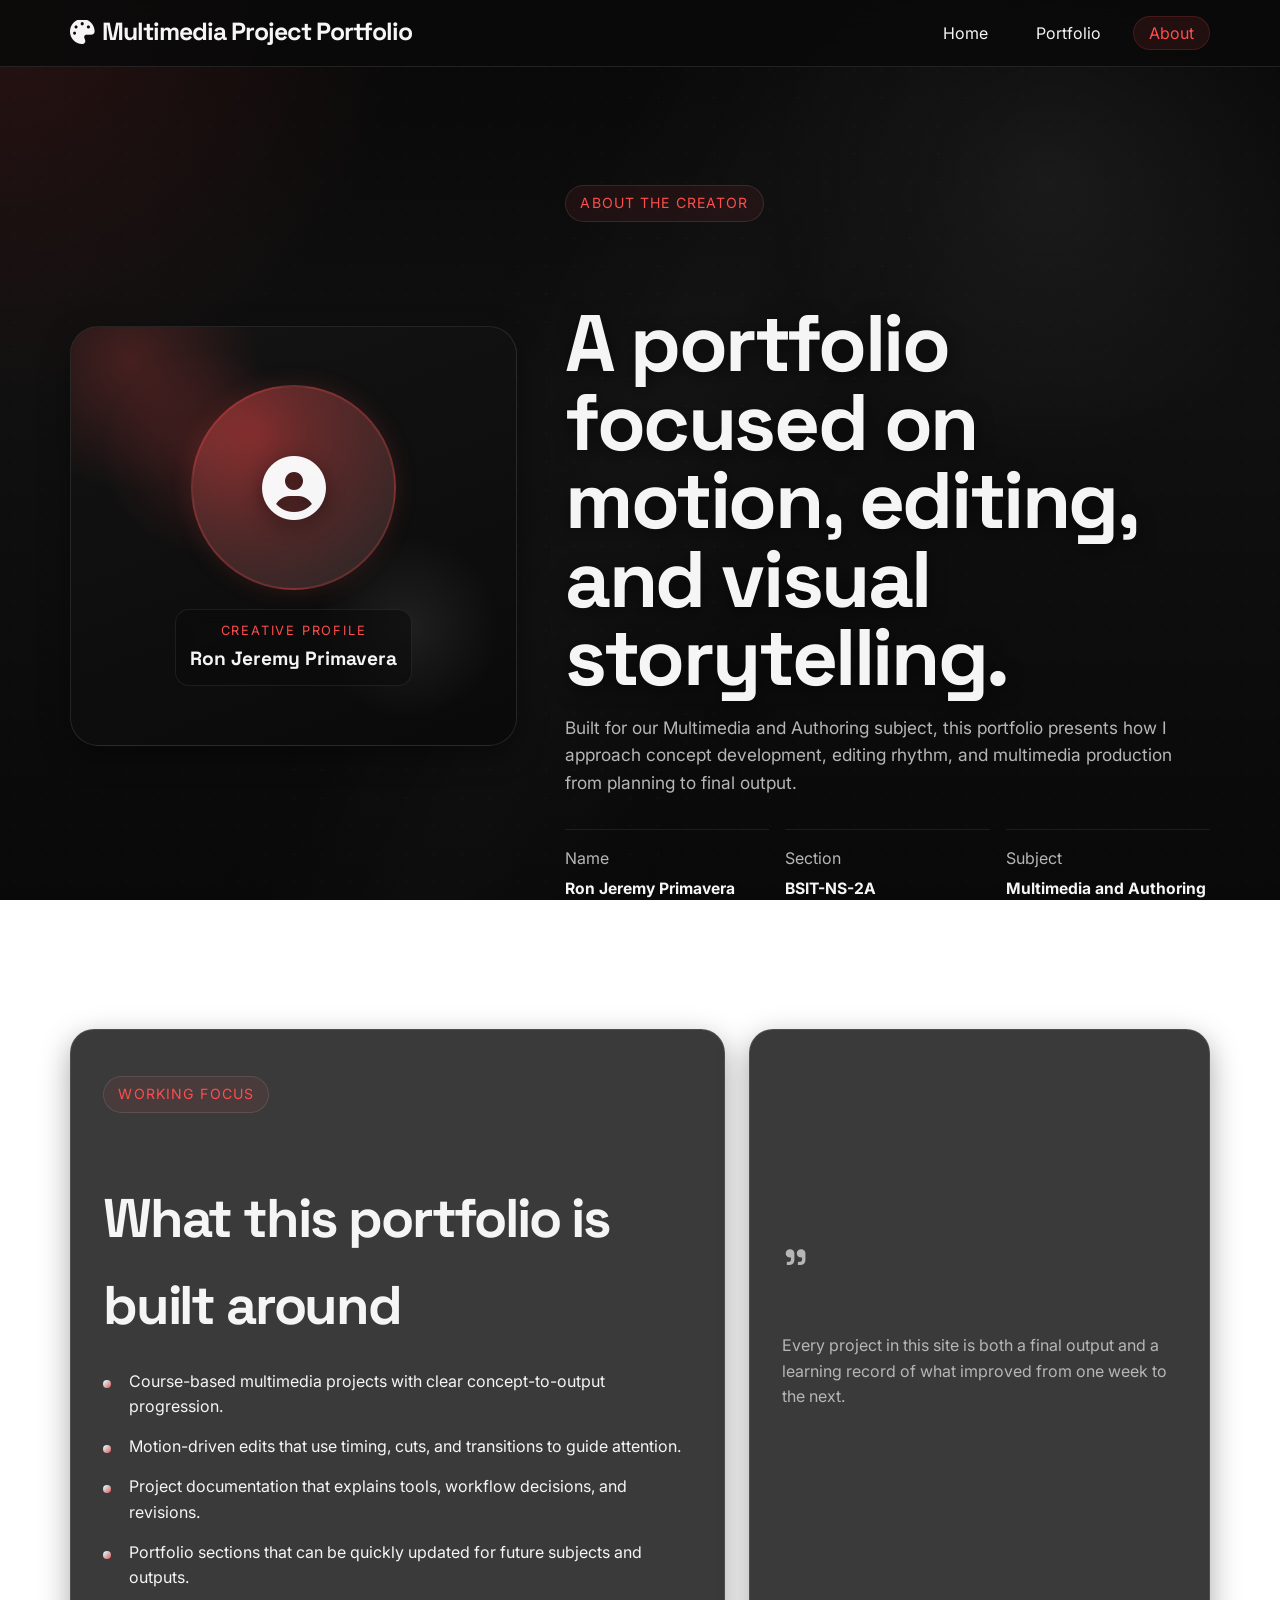
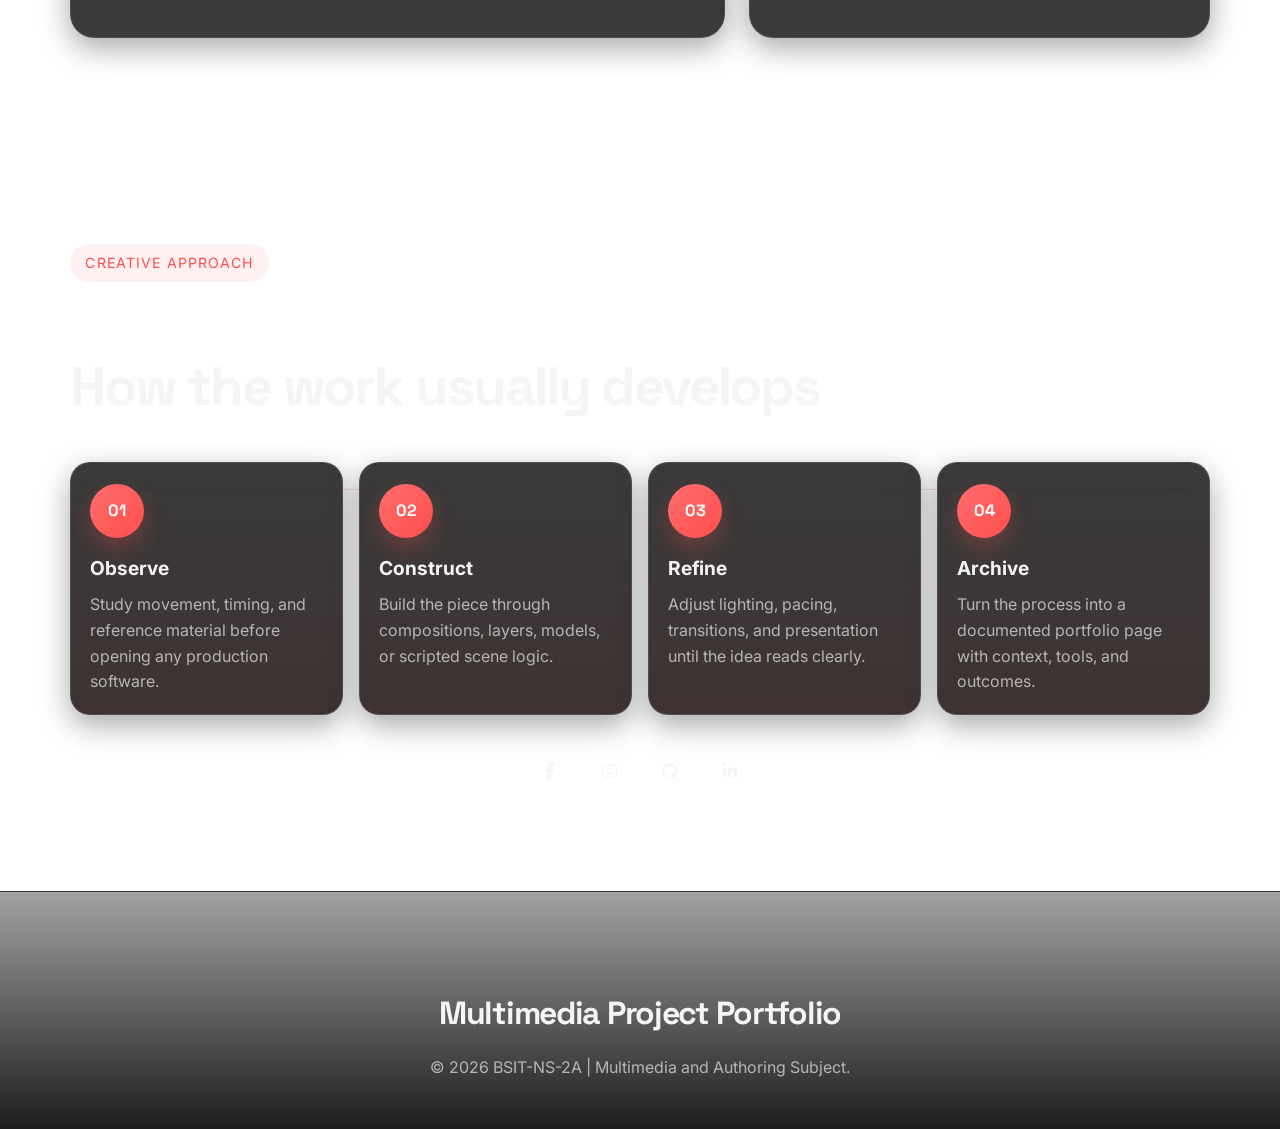
<file: about.html>
<!doctype html>
<html lang="en">
  <head>
    <meta charset="UTF-8" />
    <meta name="viewport" content="width=device-width, initial-scale=1.0" />
    <title>About | Multimedia Project Portfolio</title>
    <link rel="preconnect" href="https://fonts.googleapis.com" />
    <link rel="preconnect" href="https://fonts.gstatic.com" crossorigin />
    <link
      href="https://fonts.googleapis.com/css2?family=Space+Grotesk:wght@400;500;700&family=Inter:wght@400;500;600;700;800&display=swap"
      rel="stylesheet"
    />
    <link
      href="https://cdnjs.cloudflare.com/ajax/libs/font-awesome/6.5.2/css/all.min.css"
      rel="stylesheet"
    />
    <link rel="stylesheet" href="./layouts/style.css" />
  </head>
  <body>
    <nav class="navbar navbar-expand-lg custom-navbar">
      <div class="container">
        <a class="navbar-brand" href="./index.html">
          <i class="fas fa-palette me-2"></i>Multimedia Project Portfolio
        </a>
        <button
          class="navbar-toggler"
          type="button"
          data-bs-toggle="collapse"
          data-bs-target="#navbarNav"
          aria-label="Toggle navigation"
        >
          <span class="navbar-toggler-icon"></span>
        </button>
        <div class="collapse navbar-collapse" id="navbarNav">
          <ul class="navbar-nav ms-auto">
            <li class="nav-item">
              <a class="nav-link" href="./index.html">Home</a>
            </li>
            <li class="nav-item">
              <a class="nav-link" href="./portfolio/index.html">Portfolio</a>
            </li>
            <li class="nav-item">
              <a class="nav-link active" href="./about.html">About</a>
            </li>
          </ul>
        </div>
      </div>
    </nav>

    <main>
      <section class="about-hero">
        <div class="container">
          <div class="row g-5 align-items-center">
            <div class="col-lg-5">
              <div class="profile-frame">
                <div class="profile-sketch profile-fallback">
                  <i class="fas fa-circle-user"></i>
                </div>
                <div class="profile-caption">
                  <span>Creative profile</span>
                  <strong>Ron Jeremy Primavera</strong>
                </div>
              </div>
            </div>
            <div class="col-lg-7">
              <p class="eyebrow">About the Creator</p>
              <h1 class="hero-title about-title">
                A portfolio focused on motion, editing, and visual storytelling.
              </h1>
              <p class="hero-description about-copy">
                Built for our Multimedia and Authoring subject, this portfolio
                presents how I approach concept development, editing rhythm, and
                multimedia production from planning to final output.
              </p>
              <div class="identity-meta">
                <div>
                  <span>Name</span><strong>Ron Jeremy Primavera</strong>
                </div>
                <div><span>Section</span><strong>BSIT-NS-2A</strong></div>
                <div>
                  <span>Subject</span><strong>Multimedia and Authoring</strong>
                </div>
              </div>
            </div>
          </div>
        </div>
      </section>

      <section class="overview-section">
        <div class="container">
          <div class="row g-4">
            <div class="col-lg-7">
              <div class="info-panel">
                <p class="eyebrow">Working Focus</p>
                <h2 class="section-title left-title">
                  What this portfolio is built around
                </h2>
                <ul class="feature-list mb-0">
                  <li>
                    Course-based multimedia projects with clear
                    concept-to-output progression.
                  </li>
                  <li>
                    Motion-driven edits that use timing, cuts, and transitions
                    to guide attention.
                  </li>
                  <li>
                    Project documentation that explains tools, workflow
                    decisions, and revisions.
                  </li>
                  <li>
                    Portfolio sections that can be quickly updated for future
                    subjects and outputs.
                  </li>
                </ul>
              </div>
            </div>
            <div class="col-lg-5">
              <div class="quote-panel">
                <p class="quote-mark">"</p>
                <p>
                  Every project in this site is both a final output and a
                  learning record of what improved from one week to the next.
                </p>
              </div>
            </div>
          </div>
        </div>
      </section>

      <section class="process-section about-process">
        <div class="container">
          <div class="section-heading">
            <p class="eyebrow">Creative Approach</p>
            <h2 class="section-title left-title">
              How the work usually develops
            </h2>
          </div>
          <div class="process-roadmap">
            <article class="process-node">
              <span class="process-step-number">01</span>
              <h3>Observe</h3>
              <p>
                Study movement, timing, and reference material before opening
                any production software.
              </p>
            </article>
            <article class="process-node">
              <span class="process-step-number">02</span>
              <h3>Construct</h3>
              <p>
                Build the piece through compositions, layers, models, or
                scripted scene logic.
              </p>
            </article>
            <article class="process-node">
              <span class="process-step-number">03</span>
              <h3>Refine</h3>
              <p>
                Adjust lighting, pacing, transitions, and presentation until the
                idea reads clearly.
              </p>
            </article>
            <article class="process-node">
              <span class="process-step-number">04</span>
              <h3>Archive</h3>
              <p>
                Turn the process into a documented portfolio page with context,
                tools, and outcomes.
              </p>
            </article>
          </div>

          <div class="social-icons social-strip">
            <a href="#" aria-label="Facebook"
              ><i class="fab fa-facebook-f"></i
            ></a>
            <a href="#" aria-label="Instagram"
              ><i class="fab fa-instagram"></i
            ></a>
            <a href="#" aria-label="GitHub"><i class="fab fa-github"></i></a>
            <a href="#" aria-label="LinkedIn"
              ><i class="fab fa-linkedin-in"></i
            ></a>
          </div>
        </div>
      </section>
    </main>

    <footer class="custom-footer">
      <div class="container">
        <h3 class="footer-title">Multimedia Project Portfolio</h3>
        <p>&copy; 2026 BSIT-NS-2A | Multimedia and Authoring Subject.</p>
      </div>
    </footer>

    <script src="https://cdn.jsdelivr.net/npm/bootstrap@5.3.3/dist/js/bootstrap.bundle.min.js"></script>
  </body>
</html>
</file>
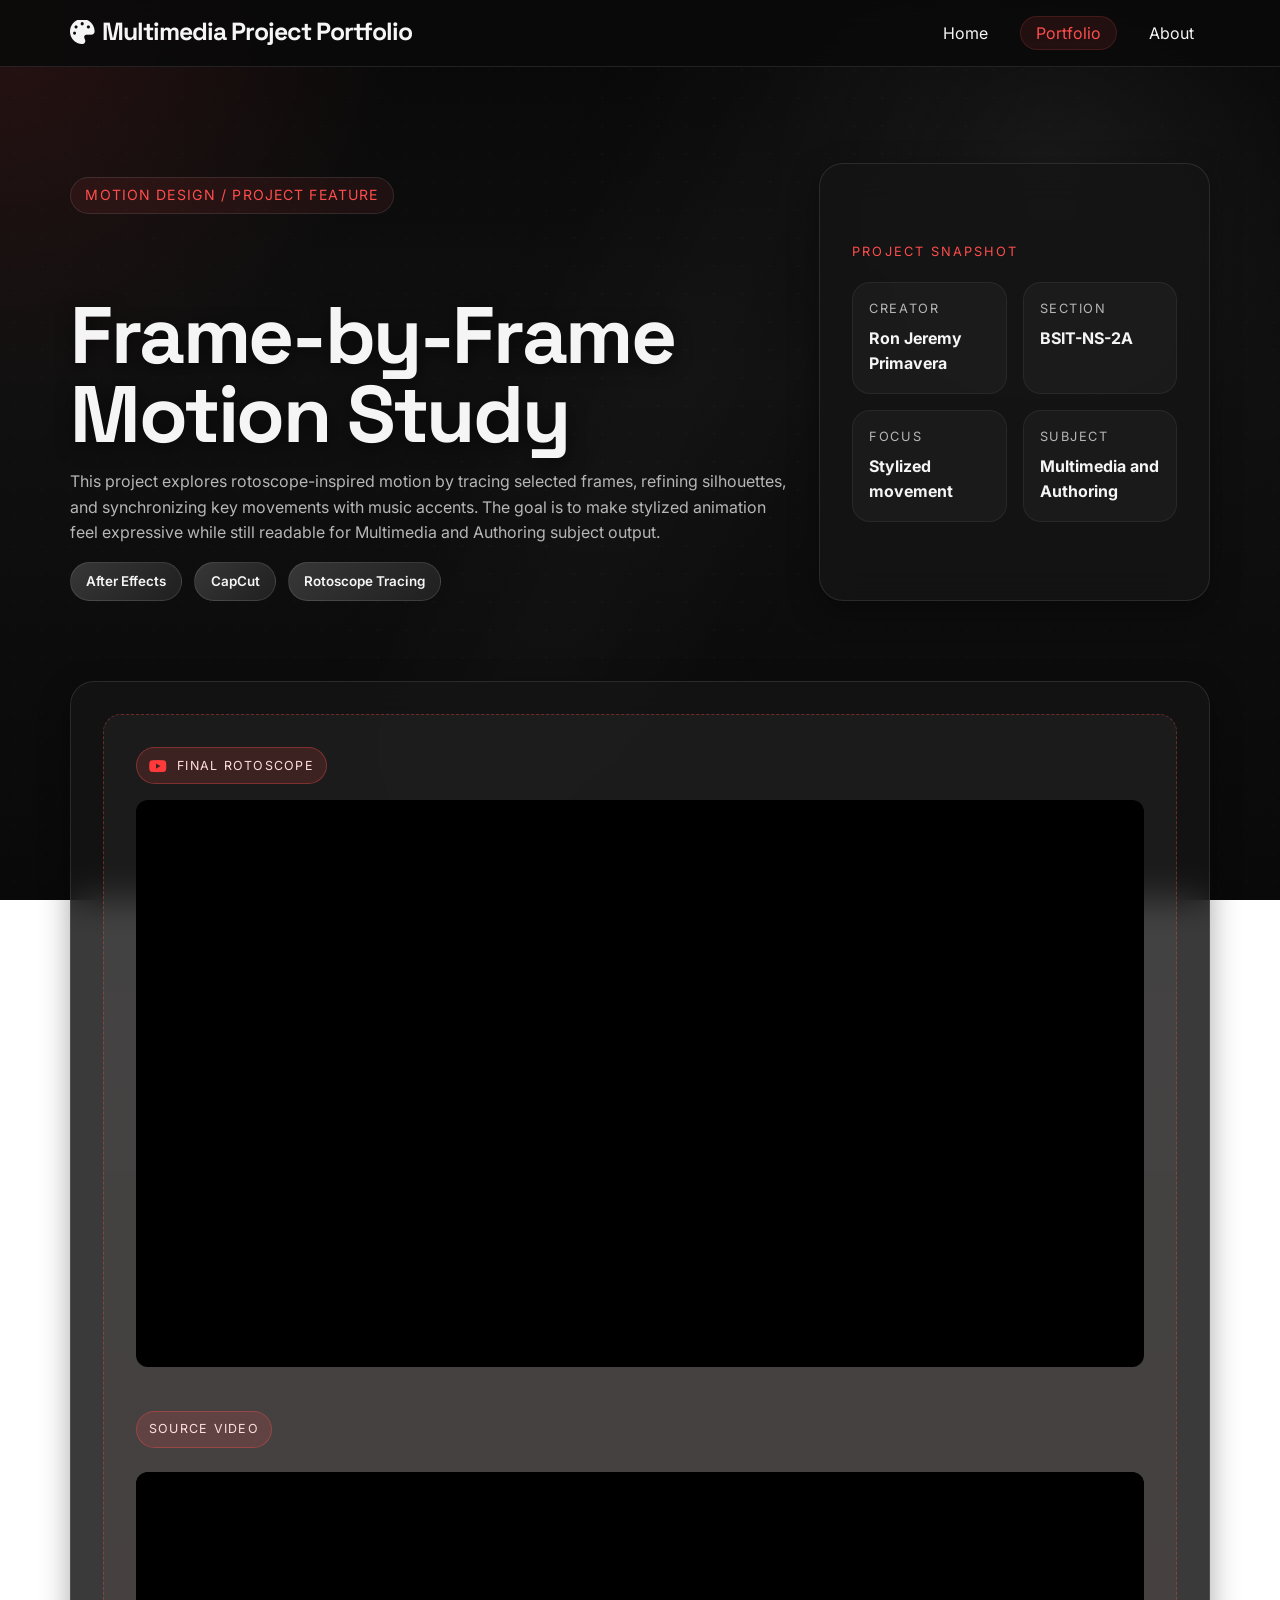
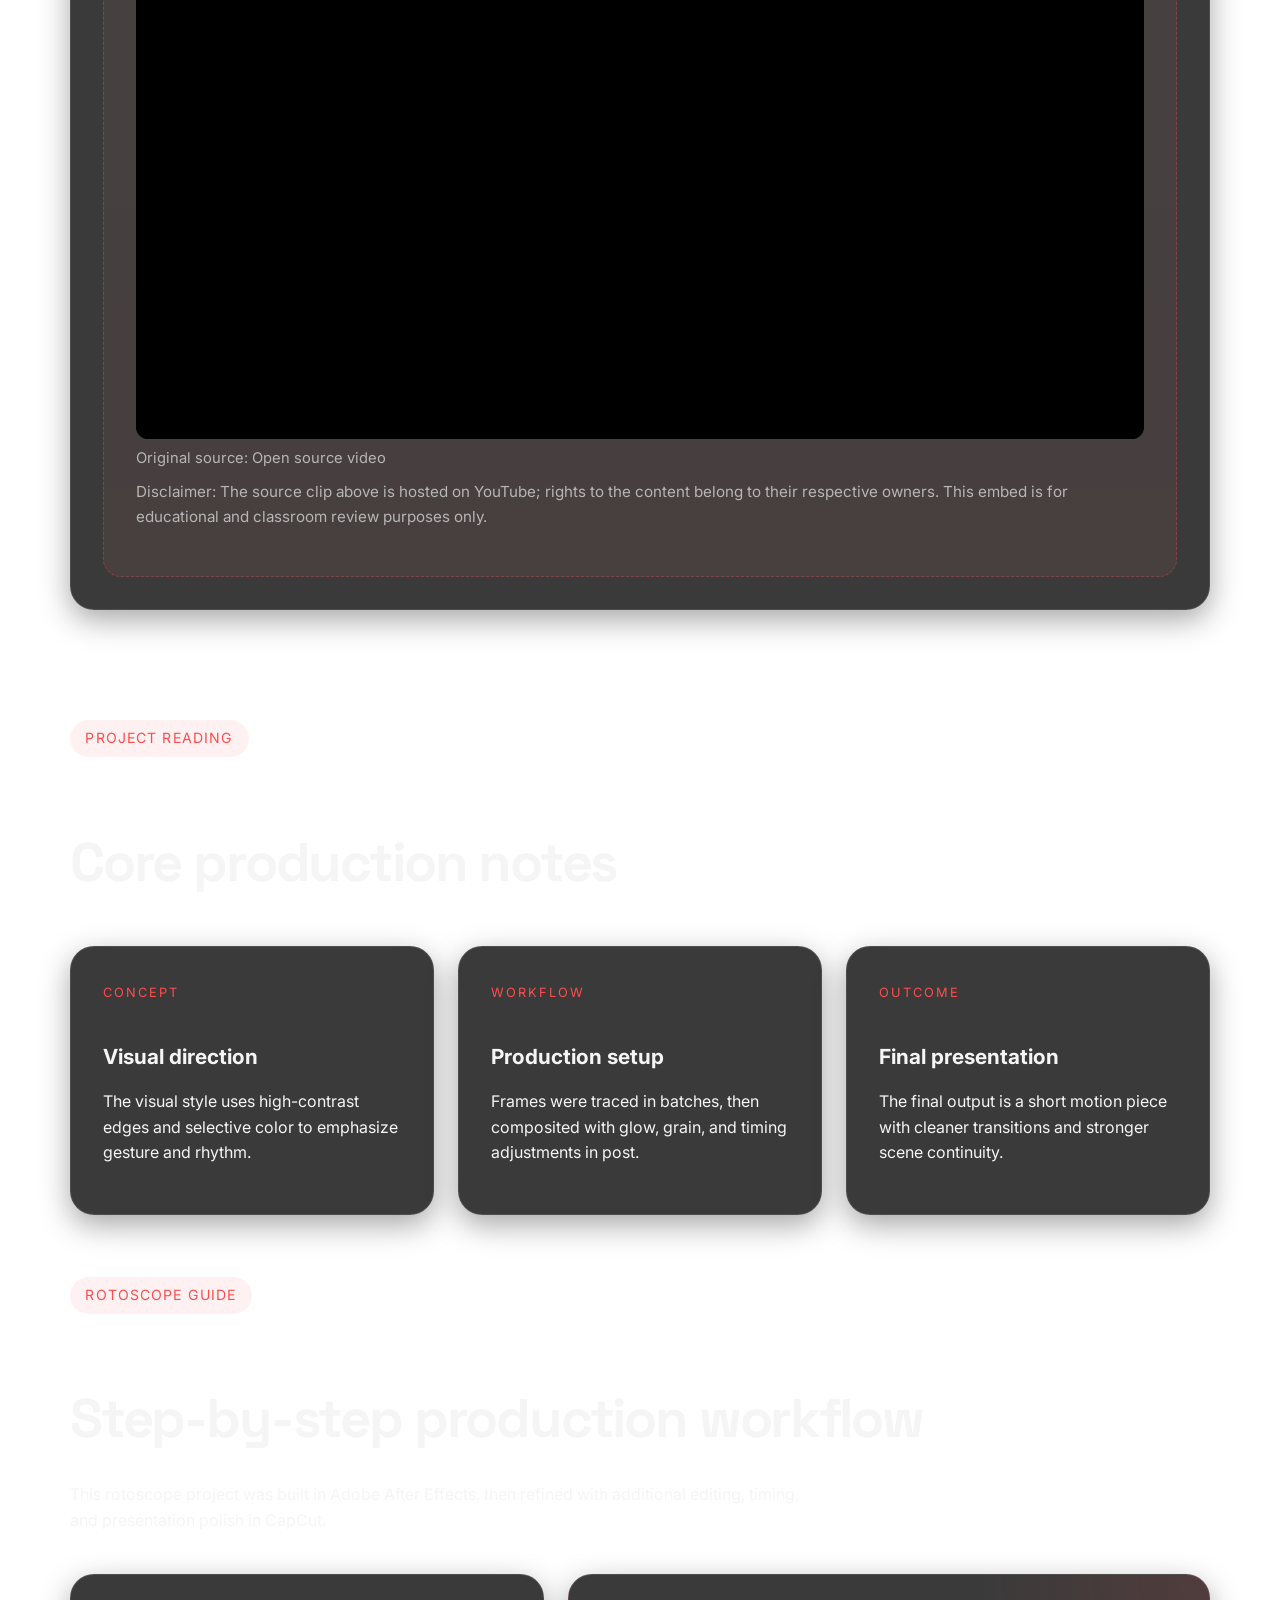
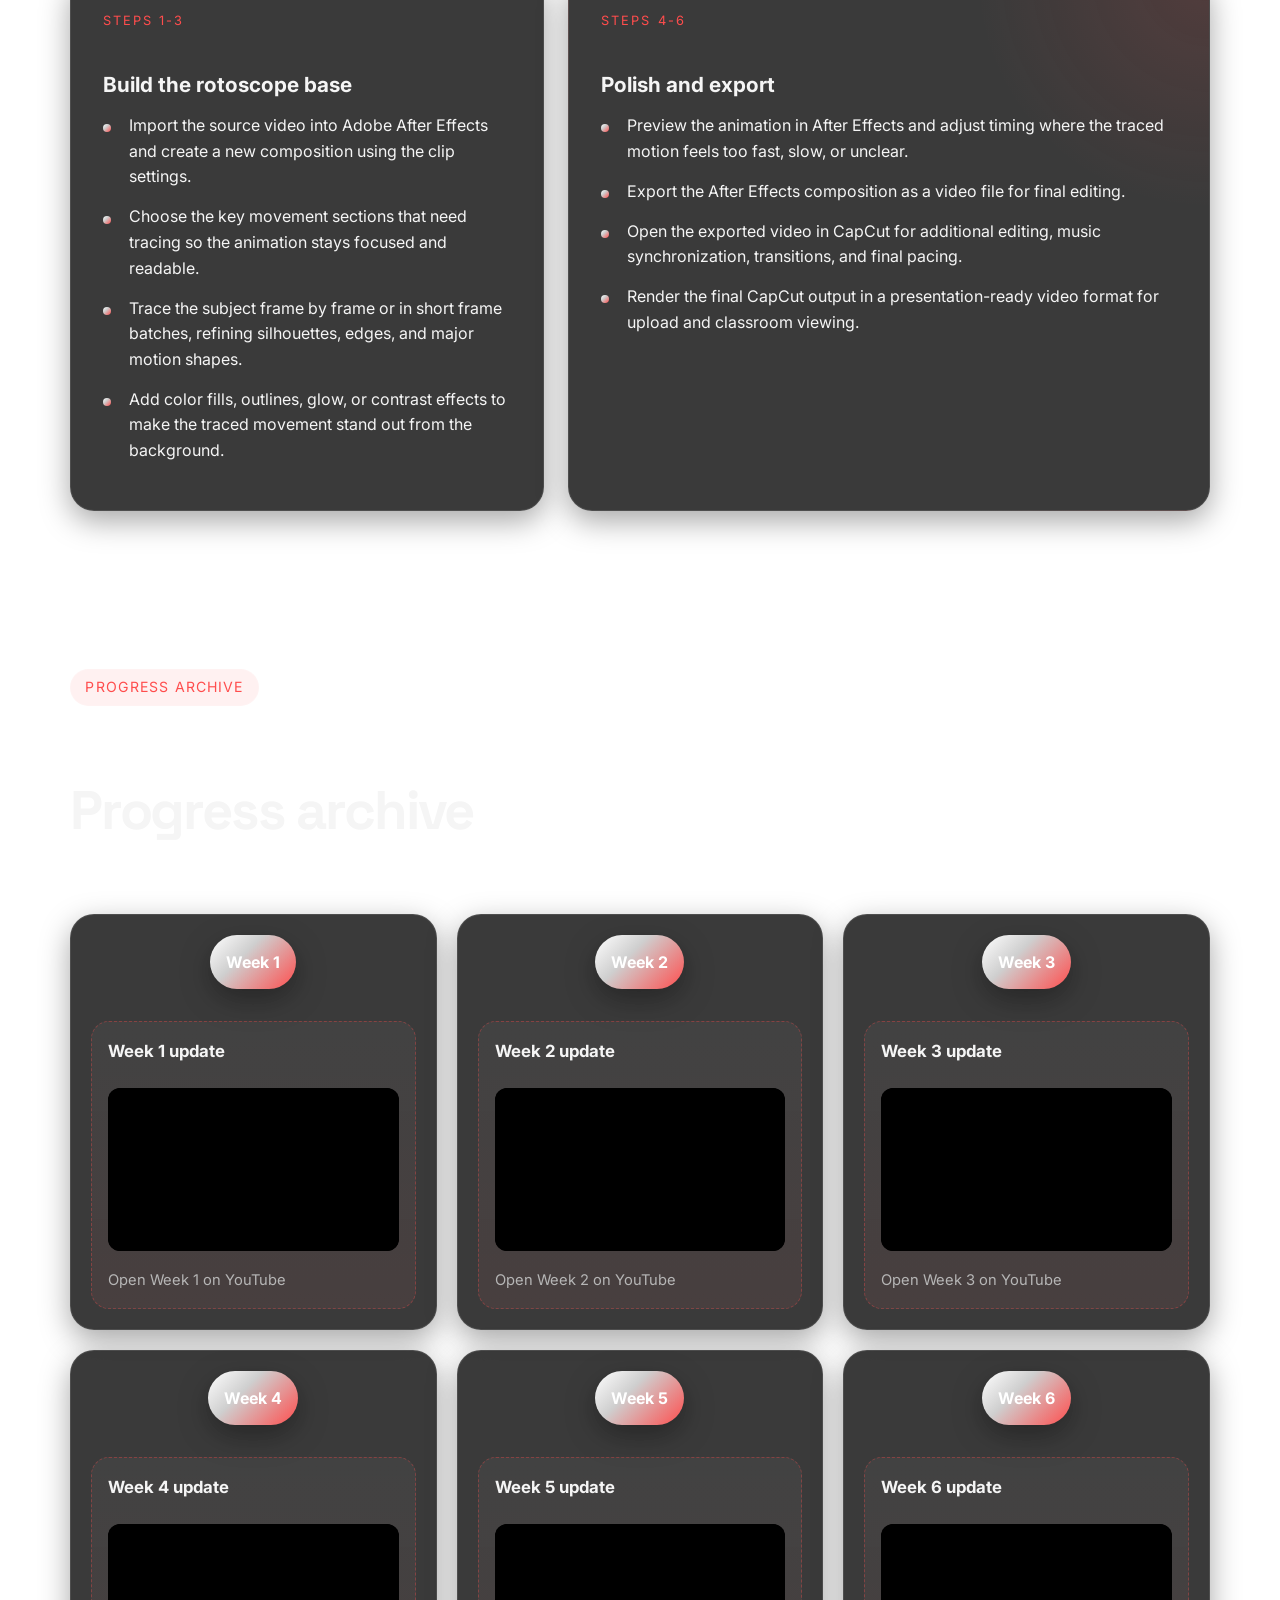
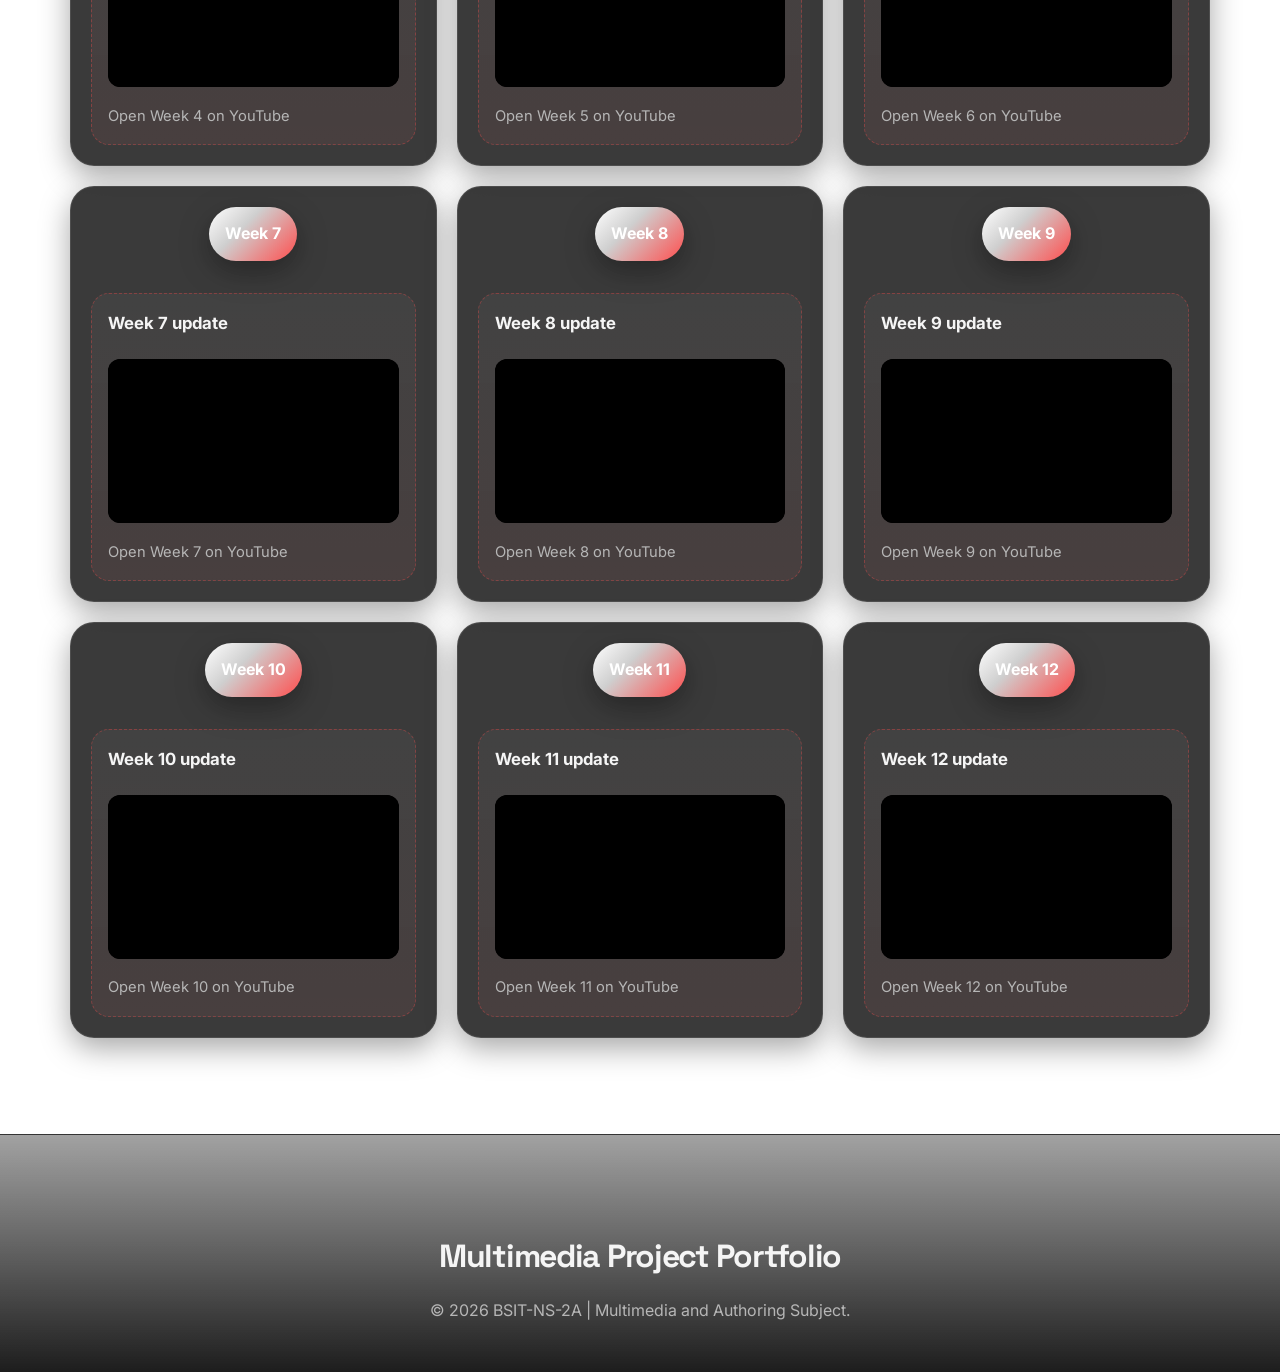
<file: portfolio/rotoscope.html>
<!doctype html>
<html lang="en">
  <head>
    <meta charset="UTF-8" />
    <meta name="viewport" content="width=device-width, initial-scale=1.0" />
    <title>Frame-by-Frame Motion Study | Multimedia Project Portfolio</title>
    <link rel="preconnect" href="https://fonts.googleapis.com" />
    <link rel="preconnect" href="https://fonts.gstatic.com" crossorigin />
    <link
      href="https://fonts.googleapis.com/css2?family=Space+Grotesk:wght@400;500;700&family=Inter:wght@400;500;600;700;800&display=swap"
      rel="stylesheet"
    />
    <link
      href="https://cdnjs.cloudflare.com/ajax/libs/font-awesome/6.5.2/css/all.min.css"
      rel="stylesheet"
    />
    <link rel="stylesheet" href="../layouts/style.css" />
  </head>
  <body>
    <nav class="navbar navbar-expand-lg custom-navbar">
      <div class="container">
        <a class="navbar-brand" href="../index.html">
          <i class="fas fa-palette me-2"></i>Multimedia Project Portfolio
        </a>
        <button
          class="navbar-toggler"
          type="button"
          data-bs-toggle="collapse"
          data-bs-target="#navbarNav"
          aria-label="Toggle navigation"
        >
          <span class="navbar-toggler-icon"></span>
        </button>
        <div class="collapse navbar-collapse" id="navbarNav">
          <ul class="navbar-nav ms-auto">
            <li class="nav-item">
              <a class="nav-link" href="../index.html">Home</a>
            </li>
            <li class="nav-item">
              <a class="nav-link active" href="./index.html">Portfolio</a>
            </li>
            <li class="nav-item">
              <a class="nav-link" href="../about.html">About</a>
            </li>
          </ul>
        </div>
      </div>
    </nav>

    <main>
      <section class="project-hero">
        <div class="container">
          <div class="project-hero-grid">
            <div class="project-hero-copy">
              <p class="eyebrow">Motion Design / Project Feature</p>
              <h1 class="hero-title project-title">
                Frame-by-Frame Motion Study
              </h1>
              <p class="hero-description">
                This project explores rotoscope-inspired motion by tracing
                selected frames, refining silhouettes, and synchronizing key
                movements with music accents. The goal is to make stylized
                animation feel expressive while still readable for Multimedia
                and Authoring subject output.
              </p>
              <div class="tech-tags">
                <span class="tech-tag">After Effects</span>
                <span class="tech-tag">CapCut</span>
                <span class="tech-tag">Rotoscope Tracing</span>
              </div>
            </div>
            <div class="project-side-panel">
              <div class="project-side-card">
                <span class="panel-label">Project Snapshot</span>
                <div class="snapshot-grid">
                  <div>
                    <span>Creator</span><strong>Ron Jeremy Primavera</strong>
                  </div>
                  <div><span>Section</span><strong>BSIT-NS-2A</strong></div>
                  <div>
                    <span>Focus</span><strong>Stylized movement</strong>
                  </div>
                  <div>
                    <span>Subject</span
                    ><strong>Multimedia and Authoring</strong>
                  </div>
                </div>
              </div>
            </div>
          </div>
        </div>
      </section>

      <section class="project-video-section">
        <div class="container">
          <div class="video-showcase">
            <div class="video-placeholder youtube-placeholder">
              <div class="youtube-badge">
                <i class="fab fa-youtube"></i>
                <span>FINAL ROTOSCOPE</span>
              </div>
              <div class="youtube-embed-wrapper" data-video-id="hwWK35ZN53o">
                <iframe
                  id="yt-rotoscope-1"
                  class="youtube-embed-frame"
                  src="https://www.youtube.com/embed/hwWK35ZN53o?si=iO8-HL6_r1mLa8VT"
                  title="Final Rotoscope"
                  loading="lazy"
                  allow="
                    accelerometer;
                    autoplay;
                    clipboard-write;
                    encrypted-media;
                    gyroscope;
                    picture-in-picture;
                    web-share;
                  "
                  referrerpolicy="strict-origin-when-cross-origin"
                  allowfullscreen
                ></iframe>
              </div>

              <!-- Compact Reference / Source Video (keeps page light) -->
              <div class="youtube-source" style="margin-top: 1rem">
                <p
                  class="youtube-badge"
                  style="display: inline-flex; align-items: center; gap: 0.6rem"
                >
                  SOURCE VIDEO
                </p>
                <div
                  class="mini-youtube-embed youtube-embed-wrapper"
                  style="margin-top: 0.75rem"
                  data-video-id="5zKAAjQgETk"
                >
                  <iframe
                    id="yt-rotoscope-2"
                    class="youtube-embed-frame"
                    src="https://www.youtube.com/embed/5zKAAjQgETk?si=nxNNePkEdVp0lirr"
                    title="Reference / Source video"
                    loading="lazy"
                    allow="
                      accelerometer;
                      autoplay;
                      clipboard-write;
                      encrypted-media;
                      gyroscope;
                      picture-in-picture;
                      web-share;
                    "
                    referrerpolicy="strict-origin-when-cross-origin"
                    allowfullscreen
                  ></iframe>
                </div>
                <p
                  class="placeholder-tip"
                  style="margin-top: 0.5rem; color: #b6b6b6"
                >
                  Original source:
                  <a
                    href="https://youtu.be/5zKAAjQgETk?si=nxNNePkEdVp0lirr"
                    target="_blank"
                    rel="noopener noreferrer"
                    >Open source video</a
                  >
                </p>

                <!-- Disclaimer positioned below the compact source video -->
                <p
                  class="video-disclaimer"
                  style="color: #b6b6b6; font-size: 0.95rem; margin-top: 0.6rem"
                >
                  Disclaimer: The source clip above is hosted on YouTube; rights
                  to the content belong to their respective owners. This embed
                  is for educational and classroom review purposes only.
                </p>
              </div>
            </div>
          </div>
        </div>
      </section>

      <section class="project-details-section">
        <div class="container">
          <div class="section-heading">
            <p class="eyebrow">Project Reading</p>
            <h2 class="section-title left-title">Core production notes</h2>
          </div>
          <div class="row g-4">
            <div class="col-lg-4">
              <article class="detail-card">
                <span class="info-kicker">Concept</span>
                <h3>Visual direction</h3>
                <p>
                  The visual style uses high-contrast edges and selective color
                  to emphasize gesture and rhythm.
                </p>
              </article>
            </div>
            <div class="col-lg-4">
              <article class="detail-card">
                <span class="info-kicker">Workflow</span>
                <h3>Production setup</h3>
                <p>
                  Frames were traced in batches, then composited with glow,
                  grain, and timing adjustments in post.
                </p>
              </article>
            </div>
            <div class="col-lg-4">
              <article class="detail-card">
                <span class="info-kicker">Outcome</span>
                <h3>Final presentation</h3>
                <p>
                  The final output is a short motion piece with cleaner
                  transitions and stronger scene continuity.
                </p>
              </article>
            </div>
          </div>
        </div>
      </section>

      <section class="project-script-section">
        <div class="container">
          <div class="section-heading">
            <p class="eyebrow">Rotoscope Guide</p>
            <h2 class="section-title left-title">
              Step-by-step production workflow
            </h2>
            <p class="section-copy script-intro-copy">
              This rotoscope project was built in Adobe After Effects, then
              refined with additional editing, timing, and presentation polish
              in CapCut.
            </p>
          </div>

          <div class="script-download-layout">
            <article class="detail-card">
              <span class="info-kicker">Steps 1-3</span>
              <h3>Build the rotoscope base</h3>
              <ul class="feature-list tight-list">
                <li>
                  Import the source video into Adobe After Effects and create a
                  new composition using the clip settings.
                </li>
                <li>
                  Choose the key movement sections that need tracing so the
                  animation stays focused and readable.
                </li>
                <li>
                  Trace the subject frame by frame or in short frame batches,
                  refining silhouettes, edges, and major motion shapes.
                </li>
                <li>
                  Add color fills, outlines, glow, or contrast effects to make
                  the traced movement stand out from the background.
                </li>
              </ul>
            </article>

            <article class="detail-card accent-card">
              <span class="info-kicker">Steps 4-6</span>
              <h3>Polish and export</h3>
              <ul class="feature-list tight-list">
                <li>
                  Preview the animation in After Effects and adjust timing where
                  the traced motion feels too fast, slow, or unclear.
                </li>
                <li>
                  Export the After Effects composition as a video file for final
                  editing.
                </li>
                <li>
                  Open the exported video in CapCut for additional editing,
                  music synchronization, transitions, and final pacing.
                </li>
                <li>
                  Render the final CapCut output in a presentation-ready video
                  format for upload and classroom viewing.
                </li>
              </ul>
            </article>
          </div>
        </div>
      </section>

      <section class="weekly-section project-weeks">
        <div class="container">
          <div class="section-heading split-heading">
            <div>
              <p class="eyebrow">Progress Archive</p>
              <h2 class="section-title left-title">Progress archive</h2>
            </div>
          </div>
          <div class="weeks-grid-compact">
            <div class="week-card h-100">
              <div class="week-number-container">
                <div class="week-number">Week 1</div>
              </div>
              <div class="mini-video-placeholder">
                <strong>Week 1 update</strong>
                <div
                  class="mini-youtube-embed youtube-embed-wrapper"
                  style="margin-top: 0.8rem"
                  data-video-id="SqeDptRWE5c"
                >
                  <iframe
                    id="yt-rotoscope-3"
                    class="youtube-embed-frame"
                    src="https://www.youtube.com/embed/SqeDptRWE5c?si=eG2KaGjHK0ShjAkQ"
                    title="Week 1 update"
                    loading="lazy"
                    allow="
                      accelerometer;
                      autoplay;
                      clipboard-write;
                      encrypted-media;
                      gyroscope;
                      picture-in-picture;
                      web-share;
                    "
                    referrerpolicy="strict-origin-when-cross-origin"
                    allowfullscreen
                  ></iframe>
                </div>
                <p class="placeholder-tip" style="margin-top: 0.5rem">
                  <a
                    href="https://youtu.be/SqeDptRWE5c?si=eG2KaGjHK0ShjAkQ"
                    target="_blank"
                    rel="noopener noreferrer"
                    >Open Week 1 on YouTube</a
                  >
                </p>
              </div>
            </div>
            <div class="week-card h-100">
              <div class="week-number-container">
                <div class="week-number">Week 2</div>
              </div>
              <div class="mini-video-placeholder">
                <strong>Week 2 update</strong>
                <div
                  class="mini-youtube-embed youtube-embed-wrapper"
                  style="margin-top: 0.8rem"
                  data-video-id="h_uaWTyKk7U"
                >
                  <iframe
                    id="yt-rotoscope-4"
                    class="youtube-embed-frame"
                    src="https://www.youtube.com/embed/h_uaWTyKk7U?si=lIc1nE7XWTL6oAXd"
                    title="Week 2 update"
                    loading="lazy"
                    allow="
                      accelerometer;
                      autoplay;
                      clipboard-write;
                      encrypted-media;
                      gyroscope;
                      picture-in-picture;
                      web-share;
                    "
                    referrerpolicy="strict-origin-when-cross-origin"
                    allowfullscreen
                  ></iframe>
                </div>
                <p class="placeholder-tip" style="margin-top: 0.5rem">
                  <a
                    href="https://youtu.be/h_uaWTyKk7U?si=lIc1nE7XWTL6oAXd"
                    target="_blank"
                    rel="noopener noreferrer"
                    >Open Week 2 on YouTube</a
                  >
                </p>
              </div>
            </div>
            <div class="week-card h-100">
              <div class="week-number-container">
                <div class="week-number">Week 3</div>
              </div>
              <div class="mini-video-placeholder">
                <strong>Week 3 update</strong>
                <div
                  class="mini-youtube-embed youtube-embed-wrapper"
                  style="margin-top: 0.8rem"
                  data-video-id="Mk9QglGDI2Q"
                >
                  <iframe
                    id="yt-rotoscope-5"
                    class="youtube-embed-frame"
                    src="https://www.youtube.com/embed/Mk9QglGDI2Q?si=1ejYStyFU00AVTKl"
                    title="Week 3 update"
                    loading="lazy"
                    allow="
                      accelerometer;
                      autoplay;
                      clipboard-write;
                      encrypted-media;
                      gyroscope;
                      picture-in-picture;
                      web-share;
                    "
                    referrerpolicy="strict-origin-when-cross-origin"
                    allowfullscreen
                  ></iframe>
                </div>
                <p class="placeholder-tip" style="margin-top: 0.5rem">
                  <a
                    href="https://youtu.be/Mk9QglGDI2Q?si=1ejYStyFU00AVTKl"
                    target="_blank"
                    rel="noopener noreferrer"
                    >Open Week 3 on YouTube</a
                  >
                </p>
              </div>
            </div>
            <div class="week-card h-100">
              <div class="week-number-container">
                <div class="week-number">Week 4</div>
              </div>
              <div class="mini-video-placeholder">
                <strong>Week 4 update</strong>
                <div
                  class="mini-youtube-embed youtube-embed-wrapper"
                  style="margin-top: 0.8rem"
                  data-video-id="kt87Rw6mSSM"
                >
                  <iframe
                    id="yt-rotoscope-6"
                    class="youtube-embed-frame"
                    src="https://www.youtube.com/embed/kt87Rw6mSSM?si=8BjFgGg6h9nJskw0"
                    title="Week 4 update"
                    loading="lazy"
                    allow="
                      accelerometer;
                      autoplay;
                      clipboard-write;
                      encrypted-media;
                      gyroscope;
                      picture-in-picture;
                      web-share;
                    "
                    referrerpolicy="strict-origin-when-cross-origin"
                    allowfullscreen
                  ></iframe>
                </div>
                <p class="placeholder-tip" style="margin-top: 0.5rem">
                  <a
                    href="https://youtu.be/kt87Rw6mSSM?si=8BjFgGg6h9nJskw0"
                    target="_blank"
                    rel="noopener noreferrer"
                    >Open Week 4 on YouTube</a
                  >
                </p>
              </div>
            </div>
            <div class="week-card h-100">
              <div class="week-number-container">
                <div class="week-number">Week 5</div>
              </div>
              <div class="mini-video-placeholder">
                <strong>Week 5 update</strong>
                <div
                  class="mini-youtube-embed youtube-embed-wrapper"
                  style="margin-top: 0.8rem"
                  data-video-id="Cv4Nb3ZHhI4"
                >
                  <iframe
                    id="yt-rotoscope-7"
                    class="youtube-embed-frame"
                    src="https://www.youtube.com/embed/Cv4Nb3ZHhI4?si=_2HJO2drcoJYknmu"
                    title="Week 5 update"
                    loading="lazy"
                    allow="
                      accelerometer;
                      autoplay;
                      clipboard-write;
                      encrypted-media;
                      gyroscope;
                      picture-in-picture;
                      web-share;
                    "
                    referrerpolicy="strict-origin-when-cross-origin"
                    allowfullscreen
                  ></iframe>
                </div>
                <p class="placeholder-tip" style="margin-top: 0.5rem">
                  <a
                    href="https://youtu.be/Cv4Nb3ZHhI4?si=_2HJO2drcoJYknmu"
                    target="_blank"
                    rel="noopener noreferrer"
                    >Open Week 5 on YouTube</a
                  >
                </p>
              </div>
            </div>
            <div class="week-card h-100">
              <div class="week-number-container">
                <div class="week-number">Week 6</div>
              </div>
              <div class="mini-video-placeholder">
                <strong>Week 6 update</strong>
                <div
                  class="mini-youtube-embed youtube-embed-wrapper"
                  style="margin-top: 0.8rem"
                  data-video-id="LdCYch7wX3k"
                >
                  <iframe
                    id="yt-rotoscope-8"
                    class="youtube-embed-frame"
                    src="https://www.youtube.com/embed/LdCYch7wX3k?si=jh_S9A-sGllXFS4Z"
                    title="Week 6 update"
                    loading="lazy"
                    allow="
                      accelerometer;
                      autoplay;
                      clipboard-write;
                      encrypted-media;
                      gyroscope;
                      picture-in-picture;
                      web-share;
                    "
                    referrerpolicy="strict-origin-when-cross-origin"
                    allowfullscreen
                  ></iframe>
                </div>
                <p class="placeholder-tip" style="margin-top: 0.5rem">
                  <a
                    href="https://youtu.be/LdCYch7wX3k?si=jh_S9A-sGllXFS4Z"
                    target="_blank"
                    rel="noopener noreferrer"
                    >Open Week 6 on YouTube</a
                  >
                </p>
              </div>
            </div>
            <div class="week-card h-100">
              <div class="week-number-container">
                <div class="week-number">Week 7</div>
              </div>
              <div class="mini-video-placeholder">
                <strong>Week 7 update</strong>
                <div
                  class="mini-youtube-embed youtube-embed-wrapper"
                  style="margin-top: 0.8rem"
                  data-video-id="Gr8HlA51lEU"
                >
                  <iframe
                    id="yt-rotoscope-9"
                    class="youtube-embed-frame"
                    src="https://www.youtube.com/embed/Gr8HlA51lEU?si=AX29g5WKb1p8ffRI"
                    title="Week 7 update"
                    loading="lazy"
                    allow="
                      accelerometer;
                      autoplay;
                      clipboard-write;
                      encrypted-media;
                      gyroscope;
                      picture-in-picture;
                      web-share;
                    "
                    referrerpolicy="strict-origin-when-cross-origin"
                    allowfullscreen
                  ></iframe>
                </div>
                <p class="placeholder-tip" style="margin-top: 0.5rem">
                  <a
                    href="https://youtu.be/Gr8HlA51lEU?si=AX29g5WKb1p8ffRI"
                    target="_blank"
                    rel="noopener noreferrer"
                    >Open Week 7 on YouTube</a
                  >
                </p>
              </div>
            </div>
            <div class="week-card h-100">
              <div class="week-number-container">
                <div class="week-number">Week 8</div>
              </div>
              <div class="mini-video-placeholder">
                <strong>Week 8 update</strong>
                <div
                  class="mini-youtube-embed youtube-embed-wrapper"
                  style="margin-top: 0.8rem"
                  data-video-id="PJ8KimcdWXI"
                >
                  <iframe
                    id="yt-rotoscope-10"
                    class="youtube-embed-frame"
                    src="https://www.youtube.com/embed/PJ8KimcdWXI?si=JaXtVGAzh7QBeORG"
                    title="Week 8 update"
                    loading="lazy"
                    allow="
                      accelerometer;
                      autoplay;
                      clipboard-write;
                      encrypted-media;
                      gyroscope;
                      picture-in-picture;
                      web-share;
                    "
                    referrerpolicy="strict-origin-when-cross-origin"
                    allowfullscreen
                  ></iframe>
                </div>
                <p class="placeholder-tip" style="margin-top: 0.5rem">
                  <a
                    href="https://youtu.be/PJ8KimcdWXI?si=JaXtVGAzh7QBeORG"
                    target="_blank"
                    rel="noopener noreferrer"
                    >Open Week 8 on YouTube</a
                  >
                </p>
              </div>
            </div>
            <div class="week-card h-100">
              <div class="week-number-container">
                <div class="week-number">Week 9</div>
              </div>
              <div class="mini-video-placeholder">
                <strong>Week 9 update</strong>
                <div
                  class="mini-youtube-embed youtube-embed-wrapper"
                  style="margin-top: 0.8rem"
                  data-video-id="hQPfZv_HGFc"
                >
                  <iframe
                    id="yt-rotoscope-11"
                    class="youtube-embed-frame"
                    src="https://www.youtube.com/embed/hQPfZv_HGFc?si=UyH2AvP9Y2ssoXp4"
                    title="Week 9 update"
                    loading="lazy"
                    allow="
                      accelerometer;
                      autoplay;
                      clipboard-write;
                      encrypted-media;
                      gyroscope;
                      picture-in-picture;
                      web-share;
                    "
                    referrerpolicy="strict-origin-when-cross-origin"
                    allowfullscreen
                  ></iframe>
                </div>
                <p class="placeholder-tip" style="margin-top: 0.5rem">
                  <a
                    href="https://youtu.be/hQPfZv_HGFc?si=UyH2AvP9Y2ssoXp4"
                    target="_blank"
                    rel="noopener noreferrer"
                    >Open Week 9 on YouTube</a
                  >
                </p>
              </div>
            </div>
            <div class="week-card h-100">
              <div class="week-number-container">
                <div class="week-number">Week 10</div>
              </div>
              <div class="mini-video-placeholder">
                <strong>Week 10 update</strong>
                <div
                  class="mini-youtube-embed youtube-embed-wrapper"
                  style="margin-top: 0.8rem"
                  data-video-id="UYBxkLhQ_k4"
                >
                  <iframe
                    id="yt-rotoscope-12"
                    class="youtube-embed-frame"
                    src="https://www.youtube.com/embed/UYBxkLhQ_k4?si=9wiMhVUJ3vZCSwXs"
                    title="Week 10 update"
                    loading="lazy"
                    allow="
                      accelerometer;
                      autoplay;
                      clipboard-write;
                      encrypted-media;
                      gyroscope;
                      picture-in-picture;
                      web-share;
                    "
                    referrerpolicy="strict-origin-when-cross-origin"
                    allowfullscreen
                  ></iframe>
                </div>
                <p class="placeholder-tip" style="margin-top: 0.5rem">
                  <a
                    href="https://youtu.be/UYBxkLhQ_k4?si=9wiMhVUJ3vZCSwXs"
                    target="_blank"
                    rel="noopener noreferrer"
                    >Open Week 10 on YouTube</a
                  >
                </p>
              </div>
            </div>
            <div class="week-card h-100">
              <div class="week-number-container">
                <div class="week-number">Week 11</div>
              </div>
              <div class="mini-video-placeholder">
                <strong>Week 11 update</strong>
                <div
                  class="mini-youtube-embed youtube-embed-wrapper"
                  style="margin-top: 0.8rem"
                  data-video-id="sPIzKGSntTA"
                >
                  <iframe
                    id="yt-rotoscope-13"
                    class="youtube-embed-frame"
                    src="https://www.youtube.com/embed/sPIzKGSntTA?si=83RlYsMYbeyhrHRc"
                    title="Week 11 update"
                    loading="lazy"
                    allow="
                      accelerometer;
                      autoplay;
                      clipboard-write;
                      encrypted-media;
                      gyroscope;
                      picture-in-picture;
                      web-share;
                    "
                    referrerpolicy="strict-origin-when-cross-origin"
                    allowfullscreen
                  ></iframe>
                </div>
                <p class="placeholder-tip" style="margin-top: 0.5rem">
                  <a
                    href="https://youtu.be/sPIzKGSntTA?si=83RlYsMYbeyhrHRc"
                    target="_blank"
                    rel="noopener noreferrer"
                    >Open Week 11 on YouTube</a
                  >
                </p>
              </div>
            </div>
            <div class="week-card h-100">
              <div class="week-number-container">
                <div class="week-number">Week 12</div>
              </div>
              <div class="mini-video-placeholder">
                <strong>Week 12 update</strong>
                <div
                  class="mini-youtube-embed youtube-embed-wrapper"
                  style="margin-top: 0.8rem"
                  data-video-id="rG7yy6otfW4"
                >
                  <iframe
                    id="yt-rotoscope-14"
                    class="youtube-embed-frame"
                    src="https://www.youtube.com/embed/rG7yy6otfW4?si=Y4CGbUTfGDDaX27-"
                    title="Week 12 update"
                    loading="lazy"
                    allow="
                      accelerometer;
                      autoplay;
                      clipboard-write;
                      encrypted-media;
                      gyroscope;
                      picture-in-picture;
                      web-share;
                    "
                    referrerpolicy="strict-origin-when-cross-origin"
                    allowfullscreen
                  ></iframe>
                </div>
                <p class="placeholder-tip" style="margin-top: 0.5rem">
                  <a
                    href="https://youtu.be/rG7yy6otfW4?si=Y4CGbUTfGDDaX27-"
                    target="_blank"
                    rel="noopener noreferrer"
                    >Open Week 12 on YouTube</a
                  >
                </p>
              </div>
            </div>
          </div>
        </div>
      </section>
    </main>

    <footer class="custom-footer">
      <div class="container">
        <h3 class="footer-title">Multimedia Project Portfolio</h3>
        <p>&copy; 2026 BSIT-NS-2A | Multimedia and Authoring Subject.</p>
      </div>
    </footer>

    <script src="https://cdn.jsdelivr.net/npm/bootstrap@5.3.3/dist/js/bootstrap.bundle.min.js"></script>
  </body>
</html>
</file>
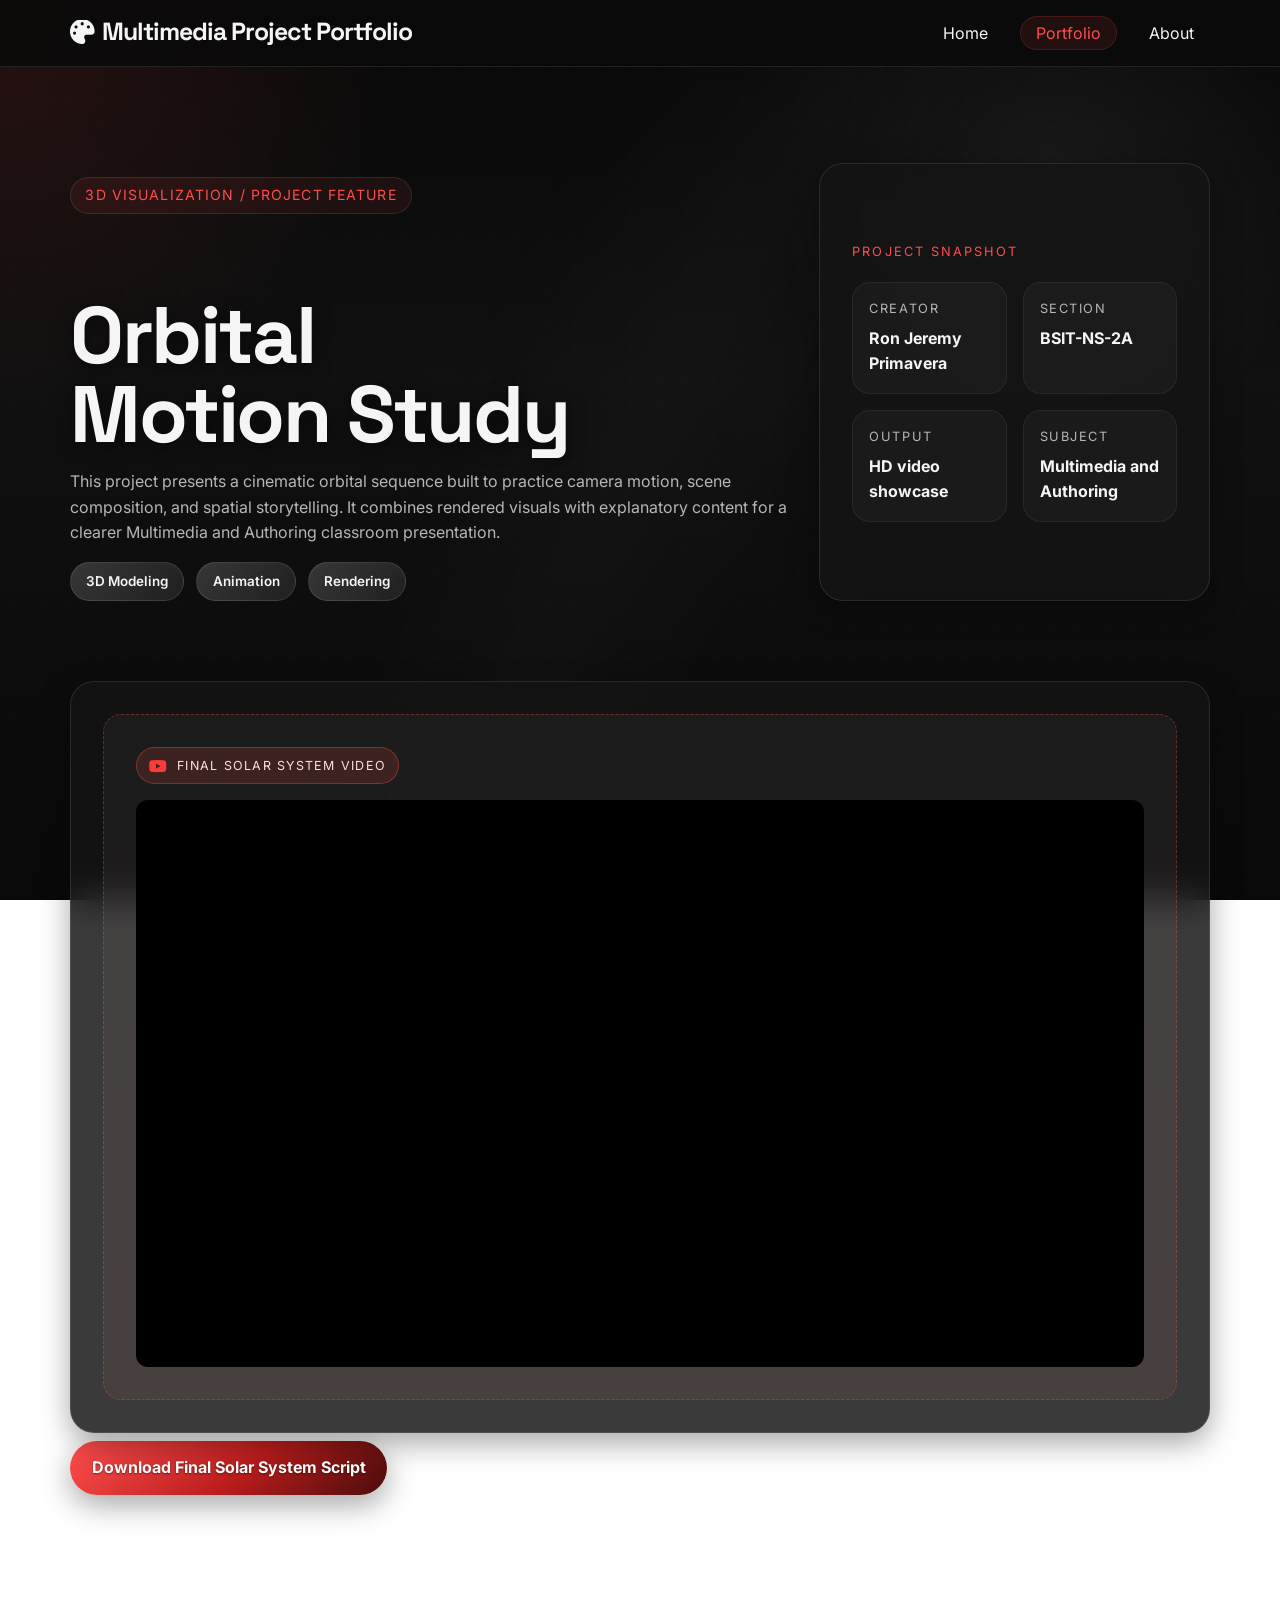
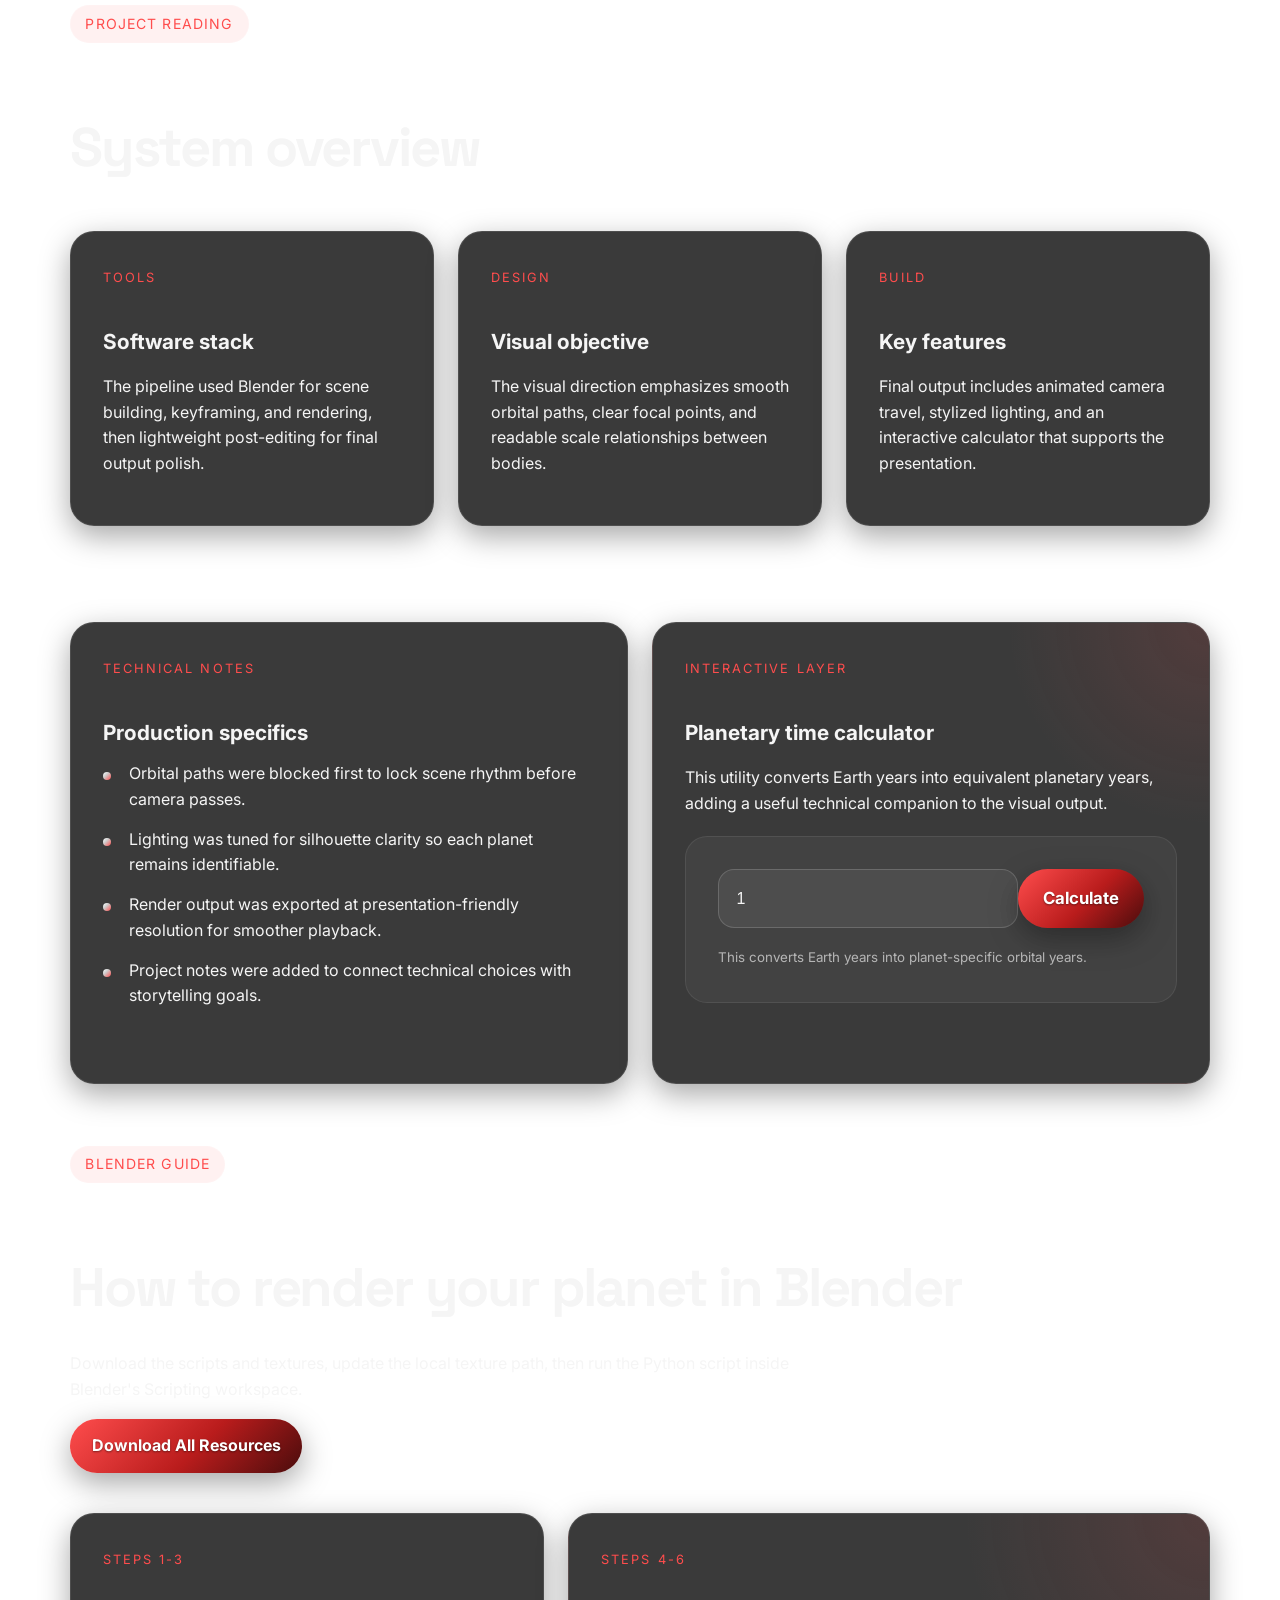
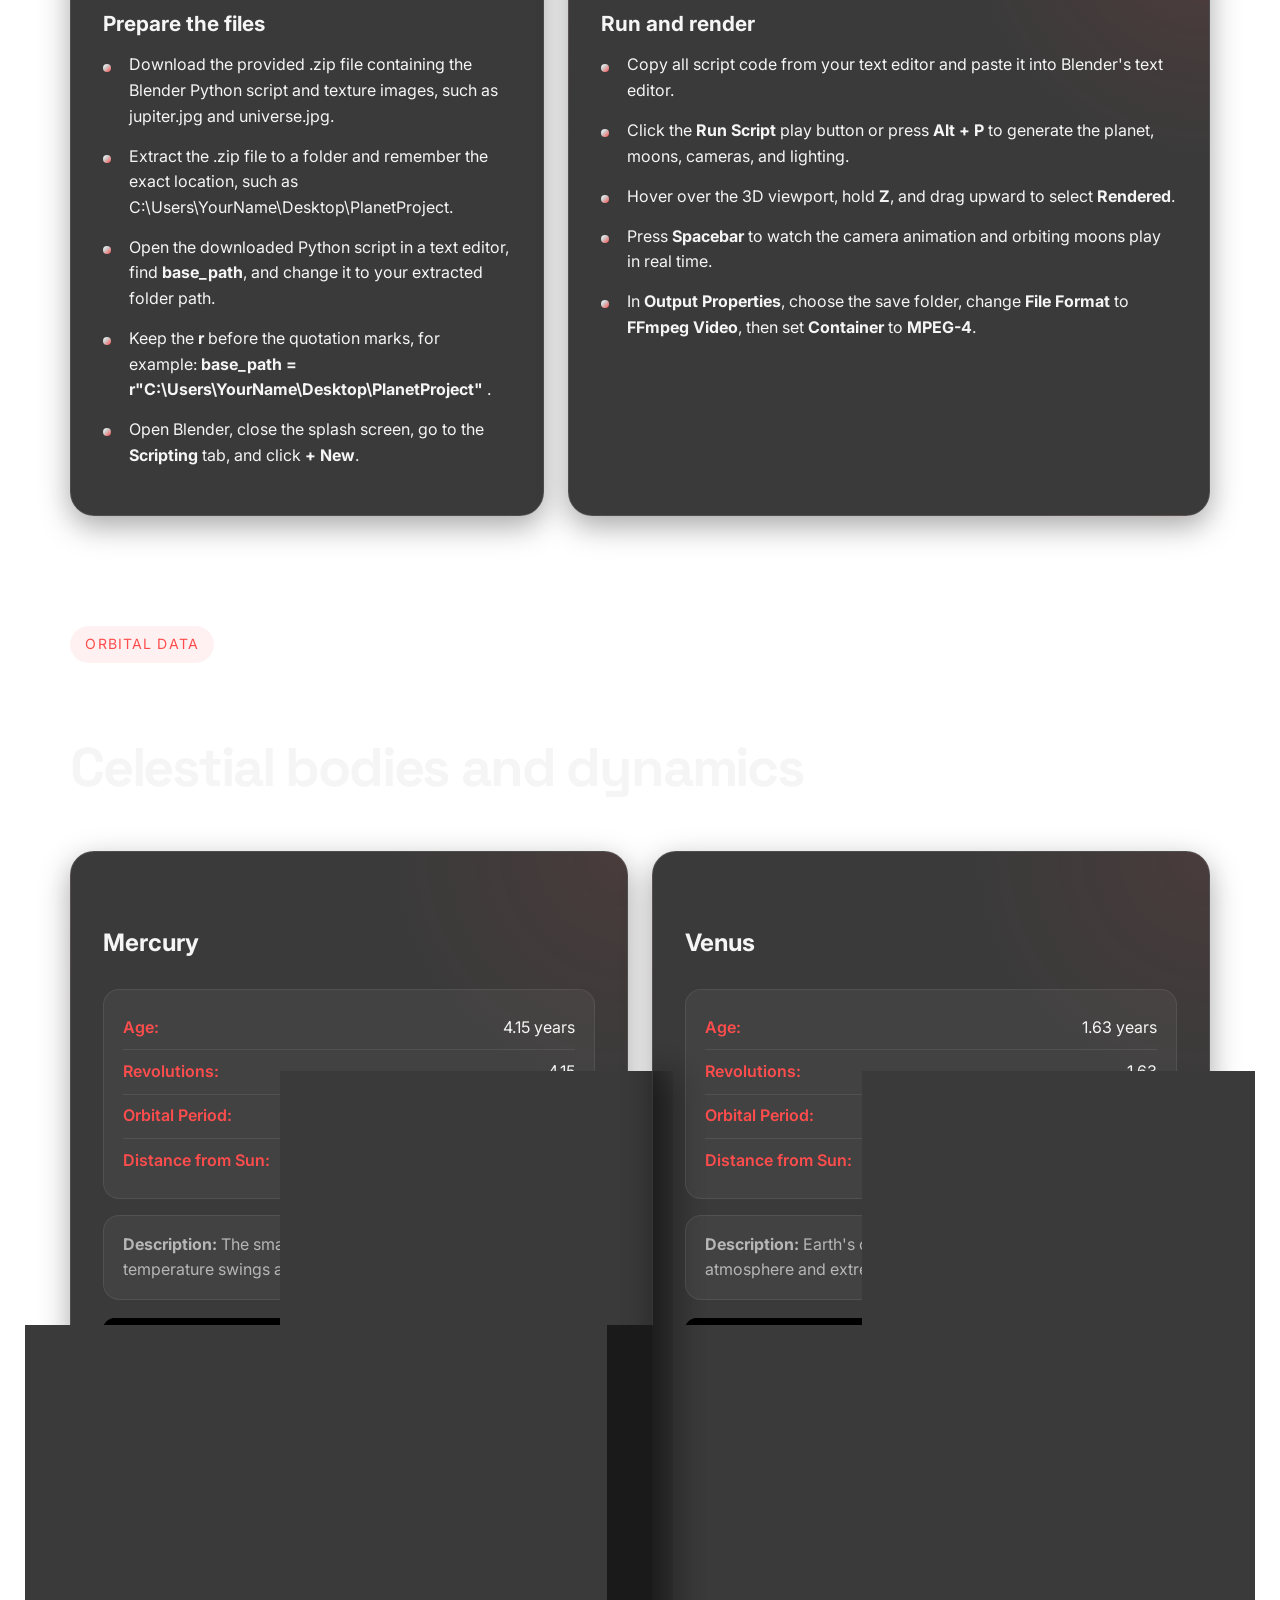
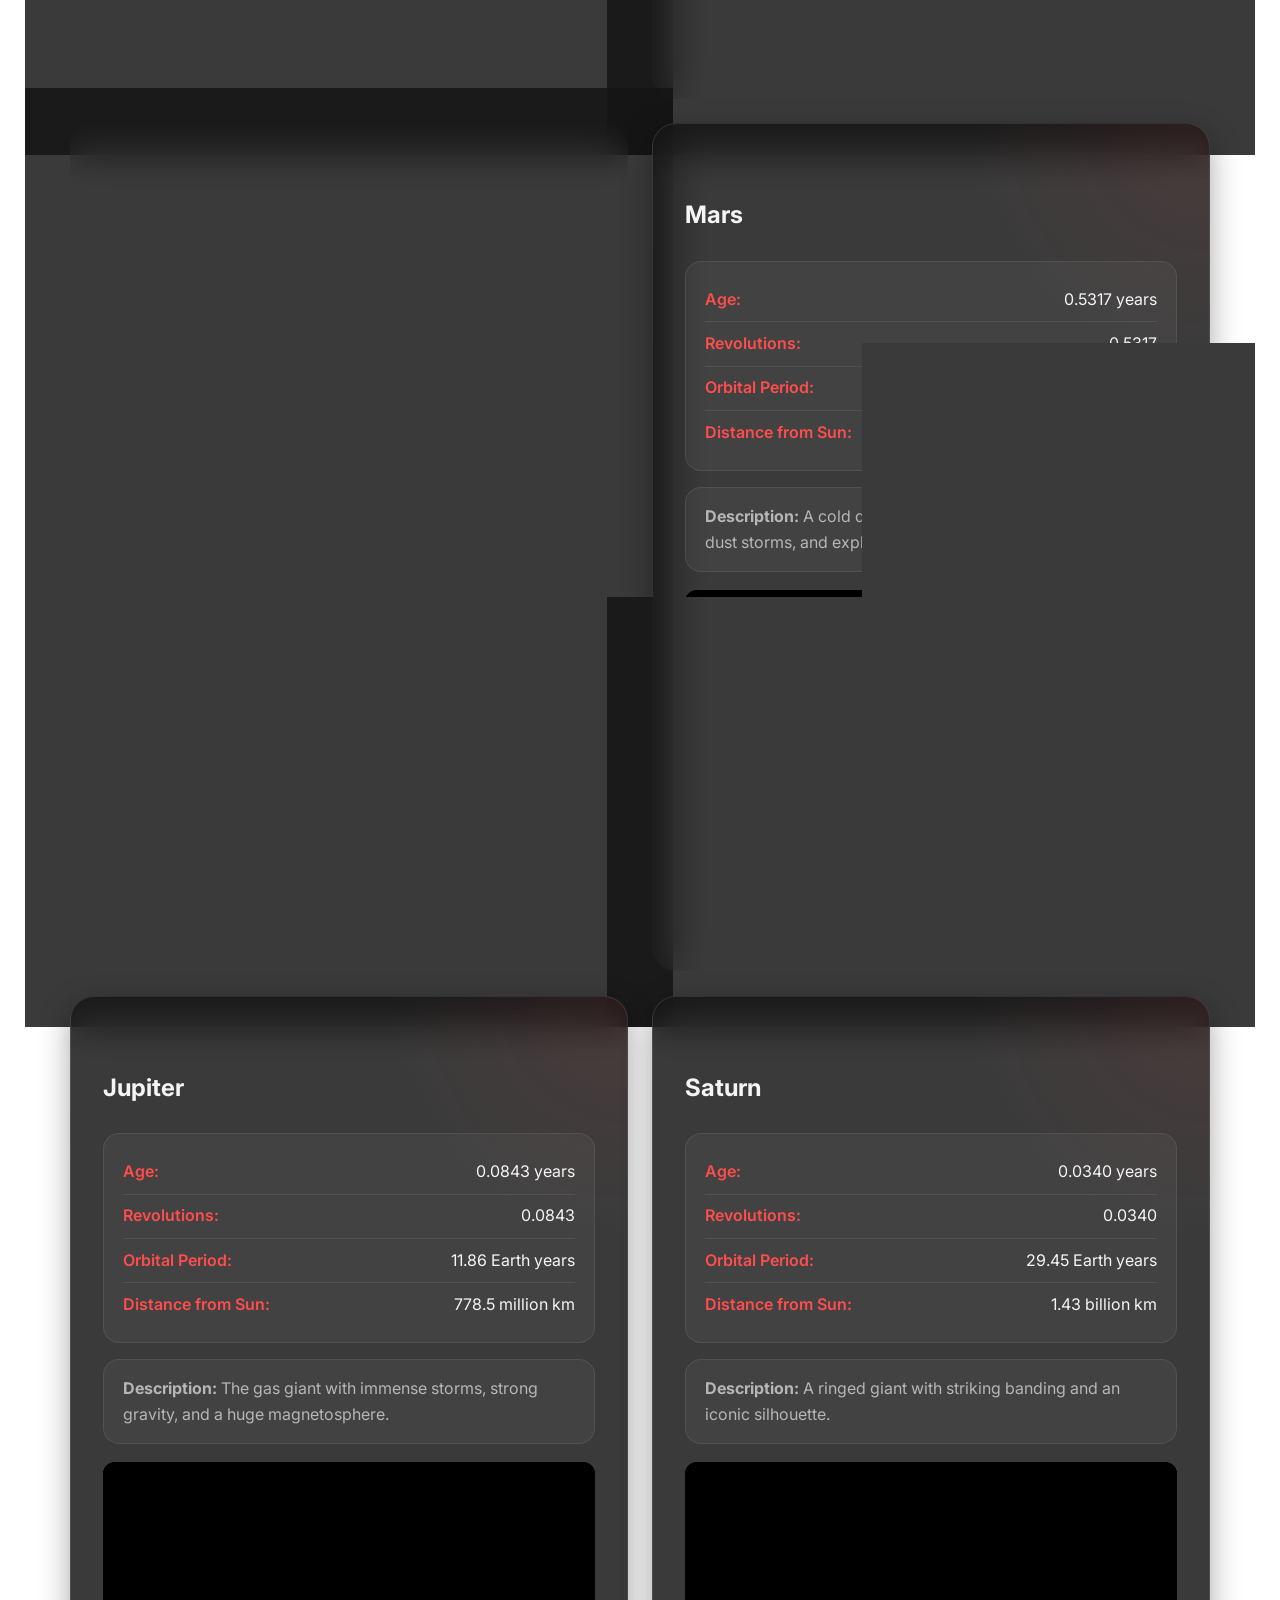
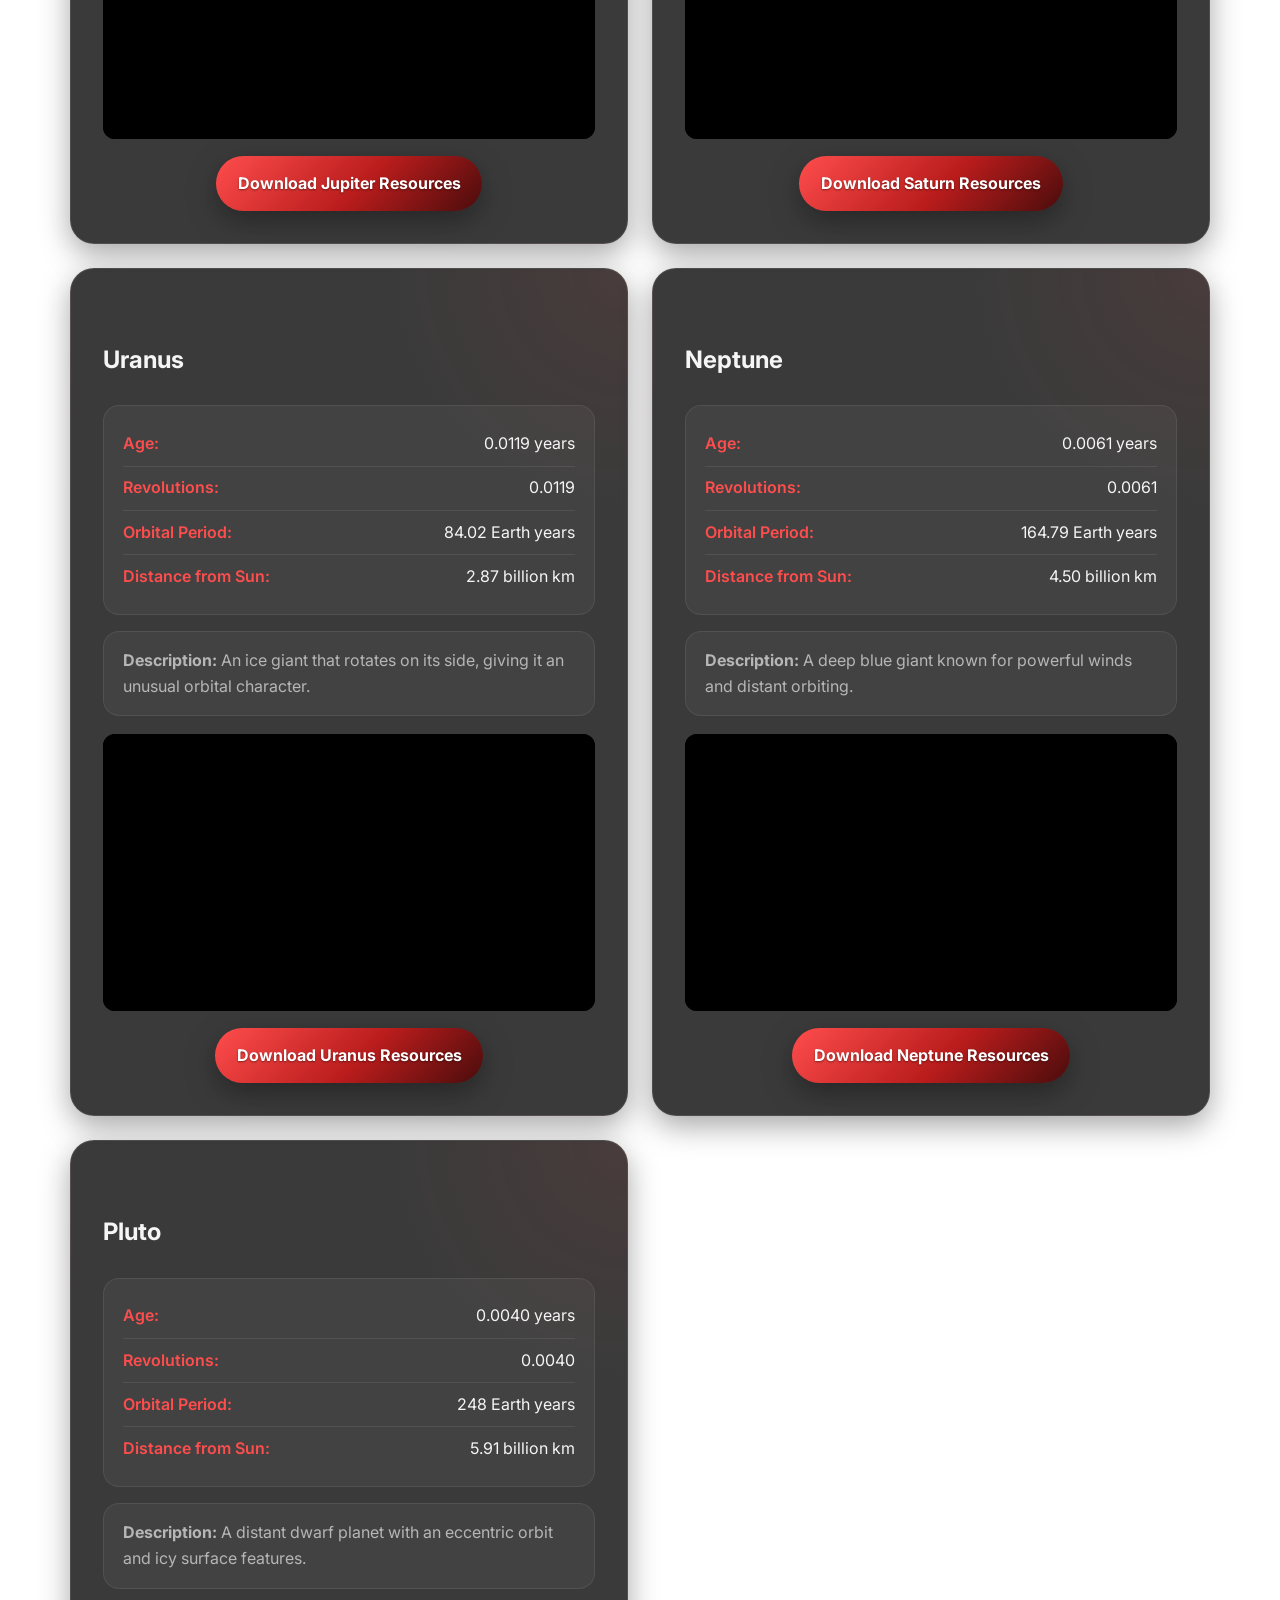
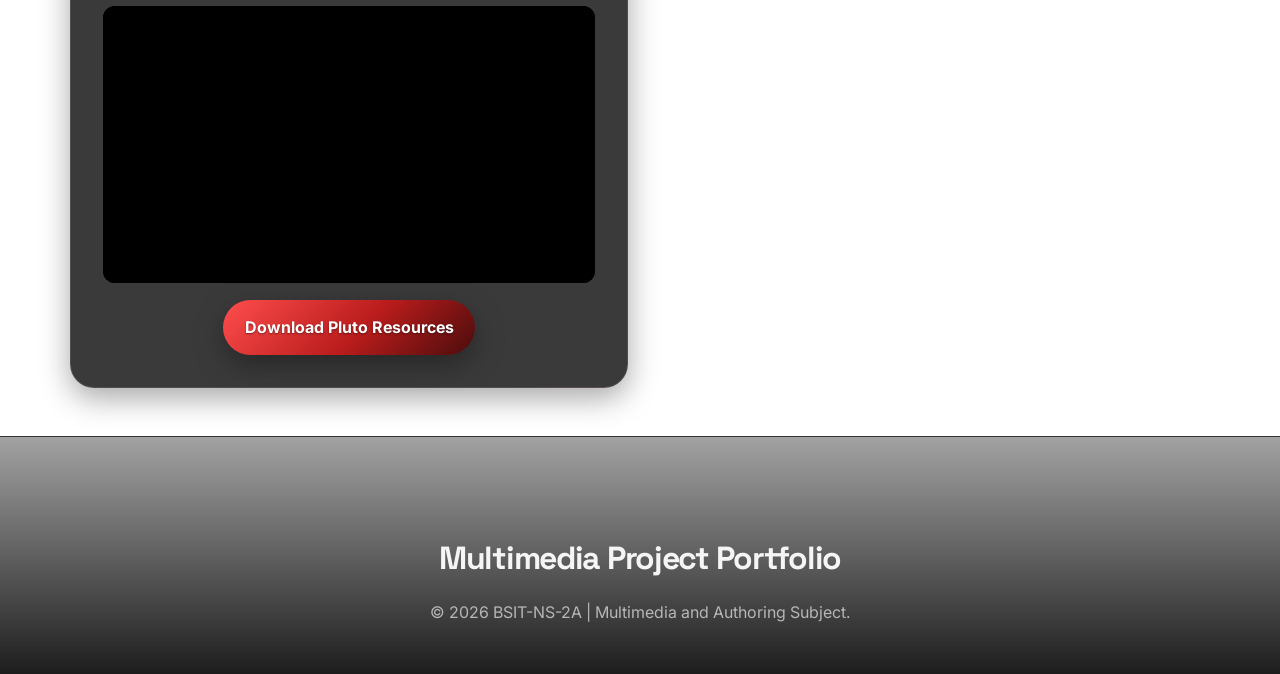
<file: portfolio/solarsystem.html>
<!doctype html>
<html lang="en">
  <head>
    <meta charset="UTF-8" />
    <meta name="viewport" content="width=device-width, initial-scale=1.0" />
    <title>Orbital Motion Study | Multimedia Project Portfolio</title>
    <link rel="preconnect" href="https://fonts.googleapis.com" />
    <link rel="preconnect" href="https://fonts.gstatic.com" crossorigin />
    <link
      href="https://fonts.googleapis.com/css2?family=Space+Grotesk:wght@400;500;700&family=Inter:wght@400;500;600;700;800&display=swap"
      rel="stylesheet"
    />
    <link
      href="https://cdnjs.cloudflare.com/ajax/libs/font-awesome/6.5.2/css/all.min.css"
      rel="stylesheet"
    />
    <link rel="stylesheet" href="../layouts/style.css" />
  </head>
  <body>
    <nav class="navbar navbar-expand-lg custom-navbar">
      <div class="container">
        <a class="navbar-brand" href="../index.html">
          <i class="fas fa-palette me-2"></i>Multimedia Project Portfolio
        </a>
        <button
          class="navbar-toggler"
          type="button"
          data-bs-toggle="collapse"
          data-bs-target="#navbarNav"
          aria-label="Toggle navigation"
        >
          <span class="navbar-toggler-icon"></span>
        </button>
        <div class="collapse navbar-collapse" id="navbarNav">
          <ul class="navbar-nav ms-auto">
            <li class="nav-item">
              <a class="nav-link" href="../index.html">Home</a>
            </li>
            <li class="nav-item">
              <a class="nav-link active" href="./index.html">Portfolio</a>
            </li>
            <li class="nav-item">
              <a class="nav-link" href="../about.html">About</a>
            </li>
          </ul>
        </div>
      </div>
    </nav>

    <main>
      <section class="project-hero">
        <div class="container">
          <div class="project-hero-grid">
            <div class="project-hero-copy">
              <p class="eyebrow">3D Visualization / Project Feature</p>
              <h1 class="hero-title project-title">Orbital Motion Study</h1>
              <p class="hero-description">
                This project presents a cinematic orbital sequence built to
                practice camera motion, scene composition, and spatial
                storytelling. It combines rendered visuals with explanatory
                content for a clearer Multimedia and Authoring classroom
                presentation.
              </p>
              <div class="tech-tags">
                <span class="tech-tag">3D Modeling</span>
                <span class="tech-tag">Animation</span>
                <span class="tech-tag">Rendering</span>
              </div>
            </div>
            <div class="project-side-panel">
              <div class="project-side-card">
                <span class="panel-label">Project Snapshot</span>
                <div class="snapshot-grid">
                  <div>
                    <span>Creator</span><strong>Ron Jeremy Primavera</strong>
                  </div>
                  <div><span>Section</span><strong>BSIT-NS-2A</strong></div>
                  <div>
                    <span>Output</span><strong>HD video showcase</strong>
                  </div>
                  <div>
                    <span>Subject</span
                    ><strong>Multimedia and Authoring</strong>
                  </div>
                </div>
              </div>
            </div>
          </div>
        </div>
      </section>

      <section class="project-video-section">
        <div class="container">
          <div class="video-showcase">
            <div class="video-placeholder youtube-placeholder">
              <div class="youtube-badge">
                <i class="fab fa-youtube"></i>
                <span>Final solar system video</span>
              </div>
              <div class="youtube-embed-wrapper" data-video-id="wrYXAeqSFUU">
                <iframe
                  id="yt-solarsystem-final"
                  class="youtube-embed-frame"
                  src="https://www.youtube.com/embed/wrYXAeqSFUU"
                  title="Final solar system video"
                  loading="lazy"
                  allow="
                    accelerometer;
                    autoplay;
                    clipboard-write;
                    encrypted-media;
                    gyroscope;
                    picture-in-picture;
                    web-share;
                  "
                  referrerpolicy="strict-origin-when-cross-origin"
                  allowfullscreen
                ></iframe>
              </div>
            </div>
          </div>
          <div class="script-actions mt-4">
            <a
              class="btn btn-cosmic"
              href="https://drive.google.com/file/d/15FDzVo8_mBAknQbeYkgYFhuR4Ua9fHc2/view?usp=drive_link"
              target="_blank"
              rel="noopener noreferrer"
            >
              Download Final Solar System Script
            </a>
          </div>
        </div>
      </section>

      <section class="project-details-section">
        <div class="container">
          <div class="section-heading">
            <p class="eyebrow">Project Reading</p>
            <h2 class="section-title left-title">System overview</h2>
          </div>
          <div class="row g-4">
            <div class="col-lg-4">
              <article class="detail-card">
                <span class="info-kicker">Tools</span>
                <h3>Software stack</h3>
                <p>
                  The pipeline used Blender for scene building, keyframing, and
                  rendering, then lightweight post-editing for final output
                  polish.
                </p>
              </article>
            </div>
            <div class="col-lg-4">
              <article class="detail-card">
                <span class="info-kicker">Design</span>
                <h3>Visual objective</h3>
                <p>
                  The visual direction emphasizes smooth orbital paths, clear
                  focal points, and readable scale relationships between bodies.
                </p>
              </article>
            </div>
            <div class="col-lg-4">
              <article class="detail-card">
                <span class="info-kicker">Build</span>
                <h3>Key features</h3>
                <p>
                  Final output includes animated camera travel, stylized
                  lighting, and an interactive calculator that supports the
                  presentation.
                </p>
              </article>
            </div>
          </div>
        </div>
      </section>

      <section class="project-tools-section">
        <div class="container">
          <div class="project-tools-layout">
            <div class="detail-card">
              <span class="info-kicker">Technical Notes</span>
              <h3>Production specifics</h3>
              <ul class="feature-list tight-list">
                <li>
                  Orbital paths were blocked first to lock scene rhythm before
                  camera passes.
                </li>
                <li>
                  Lighting was tuned for silhouette clarity so each planet
                  remains identifiable.
                </li>
                <li>
                  Render output was exported at presentation-friendly resolution
                  for smoother playback.
                </li>
                <li>
                  Project notes were added to connect technical choices with
                  storytelling goals.
                </li>
              </ul>
            </div>
            <div class="detail-card accent-card">
              <span class="info-kicker">Interactive Layer</span>
              <h3>Planetary time calculator</h3>
              <p>
                This utility converts Earth years into equivalent planetary
                years, adding a useful technical companion to the visual output.
              </p>
              <div class="calculator-section compact-calculator">
                <div class="input-group mb-3">
                  <input
                    type="number"
                    id="earthYearsInput"
                    class="form-control form-control-lg"
                    placeholder="Enter Earth years"
                    min="0"
                    value="1"
                    step="0.1"
                  />
                  <button
                    class="btn btn-cosmic btn-lg"
                    id="calculateButton"
                    type="button"
                  >
                    Calculate
                  </button>
                </div>
                <small class="helper-text"
                  >This converts Earth years into planet-specific orbital
                  years.</small
                >
              </div>
            </div>
          </div>
        </div>
      </section>

      <section class="project-script-section">
        <div class="container">
          <div class="section-heading">
            <p class="eyebrow">Blender Guide</p>
            <h2 class="section-title left-title">
              How to render your planet in Blender
            </h2>
            <p class="section-copy script-intro-copy">
              Download the scripts and textures, update the local texture path,
              then run the Python script inside Blender's Scripting workspace.
            </p>
            <div class="script-actions">
              <a
                class="btn btn-cosmic"
                href="https://drive.google.com/drive/folders/1bpGJywG4UMPfpviu8Pzt6BknmDB7fmB3?usp=sharing"
                target="_blank"
                rel="noopener noreferrer"
              >
                Download All Resources
              </a>
            </div>
          </div>

          <div class="script-download-layout">
            <article class="detail-card">
              <span class="info-kicker">Steps 1-3</span>
              <h3>Prepare the files</h3>
              <ul class="feature-list tight-list">
                <li>
                  Download the provided .zip file containing the Blender Python
                  script and texture images, such as jupiter.jpg and
                  universe.jpg.
                </li>
                <li>
                  Extract the .zip file to a folder and remember the exact
                  location, such as C:\Users\YourName\Desktop\PlanetProject.
                </li>
                <li>
                  Open the downloaded Python script in a text editor, find
                  <strong>base_path</strong>, and change it to your extracted
                  folder path.
                </li>
                <li>
                  Keep the <strong>r</strong> before the quotation marks, for
                  example:
                  <strong>
                    base_path =
                    r"C:\Users\YourName\Desktop\PlanetProject"
                  </strong>.
                </li>
                <li>
                  Open Blender, close the splash screen, go to the
                  <strong>Scripting</strong> tab, and click
                  <strong>+ New</strong>.
                </li>
              </ul>
            </article>

            <article class="detail-card accent-card">
              <span class="info-kicker">Steps 4-6</span>
              <h3>Run and render</h3>
              <ul class="feature-list tight-list">
                <li>
                  Copy all script code from your text editor and paste it into
                  Blender's text editor.
                </li>
                <li>
                  Click the <strong>Run Script</strong> play button or press
                  <strong>Alt + P</strong> to generate the planet, moons,
                  cameras, and lighting.
                </li>
                <li>
                  Hover over the 3D viewport, hold <strong>Z</strong>, and drag
                  upward to select <strong>Rendered</strong>.
                </li>
                <li>
                  Press <strong>Spacebar</strong> to watch the camera animation
                  and orbiting moons play in real time.
                </li>
                <li>
                  In <strong>Output Properties</strong>, choose the save folder,
                  change <strong>File Format</strong> to
                  <strong>FFmpeg Video</strong>, then set
                  <strong>Container</strong> to <strong>MPEG-4</strong>.
                </li>
              </ul>
            </article>
          </div>
        </div>
      </section>

      <section class="tutorial-section py-5">
        <div class="container">
          <div class="section-heading">
            <p class="eyebrow">Orbital Data</p>
            <h2 class="section-title left-title">
              Celestial bodies and dynamics
            </h2>
          </div>
          <div class="row g-4" id="planetCards"></div>
        </div>
      </section>
    </main>

    <footer class="custom-footer">
      <div class="container">
        <h3 class="footer-title">Multimedia Project Portfolio</h3>
        <p>&copy; 2026 BSIT-NS-2A | Multimedia and Authoring Subject.</p>
      </div>
    </footer>

    <script>
      /* jshint esversion: 8 */
      const orbitalPeriods = {
        mercury: 0.2408467,
        venus: 0.61519726,
        earth: 1,
        mars: 1.8808158,
        jupiter: 11.862615,
        saturn: 29.447498,
        uranus: 84.016846,
        neptune: 164.79132,
        pluto: 248,
      };

      const planetMeta = [
        {
          key: "mercury",
          name: "Mercury",
          period: "88 Earth days",
          distance: "57.9 million km",
          description:
            "The smallest and fastest planet, with dramatic temperature swings and a cratered surface.",
          videoId: "YsiDfw7jpQY",
          downloadUrl:
            "https://drive.google.com/file/d/1pE01mo6hjTPe-sqVmP4gKrajHFxQCHFX/view?usp=drive_link",
        },
        {
          key: "venus",
          name: "Venus",
          period: "225 Earth days",
          distance: "108.2 million km",
          description:
            "Earth's cloud-covered twin, shaped by a thick atmosphere and extreme greenhouse heat.",
          videoId: "kqeOiMRlByo",
          downloadUrl:
            "https://drive.google.com/file/d/1o2_3m_4k6BEAGBZF-WdycoWU48or5VNN/view?usp=drive_link",
        },
        {
          key: "earth",
          name: "Earth",
          period: "365.25 Earth days",
          distance: "149.6 million km",
          description:
            "Our reference planet and the only known world with confirmed life.",
          videoId: "BWjV6QJ424Q",
          downloadUrl:
            "https://drive.google.com/file/d/1C3QoMIdRdXpMR3Ca8c-pgpvit3tL211v/view?usp=drive_link",
        },
        {
          key: "mars",
          name: "Mars",
          period: "687 Earth days",
          distance: "227.9 million km",
          description:
            "A cold desert planet known for iron-rich terrain, dust storms, and exploration interest.",
          videoId: "0BJSdJs4-L8",
          downloadUrl:
            "https://drive.google.com/file/d/1i-qtPMReB0w1ayZCcncXnKUa5AQpQU5S/view?usp=drive_link",
        },
        {
          key: "jupiter",
          name: "Jupiter",
          period: "11.86 Earth years",
          distance: "778.5 million km",
          description:
            "The gas giant with immense storms, strong gravity, and a huge magnetosphere.",
          videoId: "Gvdls6H61AA",
          downloadUrl:
            "https://drive.google.com/file/d/1h-sgG8okOvgumArCIjODIaxCQULducu_/view?usp=drive_link",
        },
        {
          key: "saturn",
          name: "Saturn",
          period: "29.45 Earth years",
          distance: "1.43 billion km",
          description:
            "A ringed giant with striking banding and an iconic silhouette.",
          videoId: "xP0C0ggkQCU",
          downloadUrl:
            "https://drive.google.com/file/d/1PpfW0htt3LDQ05iT5841MC0i-SJI-5Fj/view?usp=drive_link",
        },
        {
          key: "uranus",
          name: "Uranus",
          period: "84.02 Earth years",
          distance: "2.87 billion km",
          description:
            "An ice giant that rotates on its side, giving it an unusual orbital character.",
          videoId: "4aOLnaG0Jfs",
          downloadUrl:
            "https://drive.google.com/file/d/13R9w-iJMmNHt-1cdb1nkg4GZq50i21Nx/view?usp=drive_link",
        },
        {
          key: "neptune",
          name: "Neptune",
          period: "164.79 Earth years",
          distance: "4.50 billion km",
          description:
            "A deep blue giant known for powerful winds and distant orbiting.",
          videoId: "GZSck5DlWJw",
          downloadUrl:
            "https://drive.google.com/file/d/1x963ZQME7Klpo3FwvxTLl-JGdfo5T8Cv/view?usp=drive_link",
        },
        {
          key: "pluto",
          name: "Pluto",
          period: "248 Earth years",
          distance: "5.91 billion km",
          description:
            "A distant dwarf planet with an eccentric orbit and icy surface features.",
          videoId: "d6bT59JVGeo",
          downloadUrl:
            "https://drive.google.com/file/d/13qFStMU_IAx8hRUDr-XTBGxnUJPXUmCn/view?usp=drive_link",
        },
      ];

      const planetCards = document.getElementById("planetCards");

      planetMeta.forEach(
        ({
          key,
          name,
          period,
          distance,
          description,
          videoId,
          downloadUrl,
        }) => {
          const col = document.createElement("div");
          col.className = "col-lg-6";
          col.innerHTML = `
                <div class="detail-card h-100 orbit-card">
                    <div class="card-body">
                        <h5 class="card-title">${name}</h5>
                        <div class="planet-stats">
                            <div class="stat-item"><span class="stat-label">Age:</span><span class="stat-value age-display" data-body="${key}">0.00 years</span></div>
                            <div class="stat-item"><span class="stat-label">Revolutions:</span><span class="stat-value revolution-display" data-body="${key}">0.00</span></div>
                            <div class="stat-item"><span class="stat-label">Orbital Period:</span><span class="stat-value">${period}</span></div>
                            <div class="stat-item"><span class="stat-label">Distance from Sun:</span><span class="stat-value">${distance}</span></div>
                        </div>
                        <div class="time-comparison">
                            <strong>Description:</strong>
                            <span class="time-comparison-text">${description}</span>
                        </div>
                        ${
                          videoId
                            ? `
                        <div class="planet-video-block youtube-embed-wrapper" data-video-id="${videoId}">
                          <iframe
                            id="yt-${key}"
                            class="youtube-embed-frame planet-video-frame"
                            src="https://www.youtube.com/embed/${videoId}?autoplay=1&mute=1&loop=1&playlist=${videoId}&controls=0&rel=0&playsinline=1&fs=0"
                            title="${name} video"
                            allow="autoplay; encrypted-media; picture-in-picture"
                            allowfullscreen
                            data-shows-controls="false"
                          ></iframe>
                        </div>`
                            : ""
                        }
                        <div class="script-actions planet-download-actions">
                          <a
                            class="btn btn-cosmic btn-sm"
                            href="${downloadUrl}"
                            target="_blank"
                            rel="noopener noreferrer"
                          >
                            Download ${name} Resources
                          </a>
                        </div>
                    </div>
                </div>`;
          planetCards.appendChild(col);
        },
      );

      function formatValue(value, suffix) {
        if (value >= 1000000)
          return `${(value / 1000000).toFixed(2)} million ${suffix}`;
        if (value >= 1000)
          return `${(value / 1000).toFixed(2)} thousand ${suffix}`;
        if (value >= 1) return `${value.toFixed(2)} ${suffix}`;
        return `${value.toFixed(4)} ${suffix}`;
      }

      function calculatePlanetaryTime() {
        const earthYears =
          parseFloat(document.getElementById("earthYearsInput").value) || 0;

        Object.entries(orbitalPeriods).forEach(([bodyName, orbitalPeriod]) => {
          const planetYears = earthYears / orbitalPeriod;
          document.querySelector(
            `.age-display[data-body="${bodyName}"]`,
          ).textContent = formatValue(planetYears, "years");
          document.querySelector(
            `.revolution-display[data-body="${bodyName}"]`,
          ).textContent = formatValue(planetYears, "").trim();
        });

        const button = document.getElementById("calculateButton");
        const originalText = button.textContent;
        button.textContent = "Calculated";
        button.classList.add("btn-success");
        button.classList.remove("btn-cosmic");
        setTimeout(() => {
          button.textContent = originalText;
          button.classList.remove("btn-success");
          button.classList.add("btn-cosmic");
        }, 1200);
      }

      document
        .getElementById("calculateButton")
        .addEventListener("click", calculatePlanetaryTime);
      document
        .getElementById("earthYearsInput")
        .addEventListener("keydown", (event) => {
          if (event.key === "Enter") calculatePlanetaryTime();
        });

      calculatePlanetaryTime();

      // Enable YouTube controls on click, but remove them immediately when playback starts
      function loadYouTubeAPI(done) {
        if (window.YT && window.YT.Player) return done();
        const tag = document.createElement("script");
        tag.src = "https://www.youtube.com/iframe_api";
        document.head.appendChild(tag);
        window.onYouTubeIframeAPIReady = done;
      }

      document.querySelectorAll(".youtube-embed-wrapper").forEach((wrapper) => {
        const iframe = wrapper.querySelector("iframe");
        if (!iframe || iframe.dataset.showsControls === "true") return;

        wrapper.addEventListener("click", () => {
          const videoId = wrapper.dataset.videoId;
          // mark as handled so we don't double-init
          iframe.dataset.showsControls = "true";

          loadYouTubeAPI(() => {
            const iframeId = iframe.id;
            const player = new YT.Player(iframeId, {
              videoId,
              playerVars: {
                autoplay: 1,
                mute: 1,
                loop: 1,
                playlist: videoId,
                controls: 1,
                rel: 0,
                playsinline: 1,
                fs: 0,
              },
              events: {
                onStateChange: (e) => {
                  if (e.data === YT.PlayerState.PLAYING) {
                    // capture current time then replace the player with a controls=0 iframe
                    const current = player.getCurrentTime?.() || 0;
                    try {
                      player.destroy();
                    } catch (err) {
                      /* ignore */
                    }

                    const newIframe = document.createElement("iframe");
                    newIframe.id = iframeId;
                    newIframe.className = iframe.className;
                    newIframe.src = `https://www.youtube.com/embed/${videoId}?autoplay=1&mute=1&loop=1&playlist=${videoId}&controls=0&rel=0&playsinline=1&fs=0&start=${Math.floor(
                      current,
                    )}`;
                    newIframe.title = iframe.title;
                    newIframe.setAttribute(
                      "allow",
                      iframe.getAttribute("allow") ||
                        "autoplay; encrypted-media; picture-in-picture",
                    );
                    newIframe.setAttribute("allowfullscreen", "");
                    newIframe.dataset.showsControls = "false";

                    // replace wrapper contents with the new iframe
                    wrapper.innerHTML = "";
                    wrapper.appendChild(newIframe);
                  }
                },
              },
            });
          });
        });
      });
    </script>
    <script src="https://cdn.jsdelivr.net/npm/bootstrap@5.3.3/dist/js/bootstrap.bundle.min.js"></script>
  </body>
</html>
</file>
<file: layouts/style.css>
:root {
  --bg-primary: #090909;
  --bg-secondary: #141414;
  --bg-tertiary: #202020;
  --bg-accent: #2a2a2a;
  --bg-glass: rgba(21, 21, 21, 0.84);
  --text-primary: #f5f5f5;
  --text-secondary: #b6b6b6;
  --accent-primary: #ff4d4d;
  --accent-gradient: linear-gradient(
    135deg,
    #ffffff 0%,
    #cfcfcf 38%,
    #ff4d4d 100%
  );
  --warm-accent: #ff4d4d;
  --warm-soft: rgba(255, 77, 77, 0.16);
  --border-color: rgba(255, 255, 255, 0.1);
  --shadow-primary: 0 10px 30px rgba(0, 0, 0, 0.35);
  --shadow-hover:
    0 18px 44px rgba(0, 0, 0, 0.4), 0 0 0 1px rgba(255, 77, 77, 0.14);
  --glow-primary: 0 0 24px rgba(255, 77, 77, 0.14);
}

* {
  box-sizing: border-box;
}
html {
  scroll-behavior: smooth;
}

body {
  margin: 0;
  color: #f5f5f5;
  font-family: "Inter", system-ui, sans-serif;
  line-height: 1.6;
  overflow-x: hidden;
  background:
    radial-gradient(
      circle at top left,
      rgba(255, 77, 77, 0.13),
      transparent 26%
    ),
    radial-gradient(
      circle at 82% 20%,
      rgba(255, 255, 255, 0.06),
      transparent 22%
    ),
    linear-gradient(180deg, #080808 0%, #101010 42%, #090909 100%);
  background-attachment: fixed;
}

body::before {
  content: "";
  position: fixed;
  inset: 0;
  background:
    linear-gradient(
      115deg,
      transparent 35%,
      rgba(255, 255, 255, 0.035) 50%,
      transparent 65%
    ),
    radial-gradient(
      circle at center,
      rgba(255, 255, 255, 0.03) 0 1px,
      transparent 1px
    );
  background-size:
    auto,
    28px 28px;
  opacity: 0.65;
  pointer-events: none;
  z-index: -1;
}

.container {
  width: min(100% - 2rem, 1140px);
  margin: 0 auto;
}

.row {
  display: grid;
  grid-template-columns: repeat(12, minmax(0, 1fr));
  column-gap: 1.5rem;
  row-gap: 0;
}

.row > * {
  min-width: 0;
}

.g-4 {
  column-gap: 1.5rem;
  row-gap: 1.5rem;
}

.g-5 {
  column-gap: 3rem;
  row-gap: 3rem;
}

.align-items-center {
  align-items: center;
}

.align-items-end {
  align-items: end;
}

.justify-content-center {
  justify-content: center;
}

.h-100 {
  height: 100%;
}

.mb-0 {
  margin-bottom: 0 !important;
}

.mb-3 {
  margin-bottom: 1rem !important;
}

.ms-2 {
  margin-left: 0.5rem !important;
}

.me-2 {
  margin-right: 0.5rem !important;
}

.ms-auto {
  margin-left: auto !important;
}

.py-5 {
  padding-top: 3rem !important;
  padding-bottom: 3rem !important;
}

.col-lg-4,
.col-lg-5,
.col-lg-6,
.col-lg-7 {
  grid-column: span 12;
}

@media (min-width: 992px) {
  .col-lg-4 {
    grid-column: span 4;
  }

  .col-lg-5 {
    grid-column: span 5;
  }

  .col-lg-6 {
    grid-column: span 6;
  }

  .col-lg-7 {
    grid-column: span 7;
  }
}

.navbar {
  display: flex;
  flex-wrap: wrap;
  align-items: center;
}

.navbar-expand-lg {
  gap: 1rem;
}

.navbar-toggler {
  display: inline-flex;
  align-items: center;
  justify-content: center;
  gap: 0.5rem;
  padding: 0.6rem 0.85rem;
  border-radius: 999px;
  color: #f5f5f5;
  background: transparent;
  border: 1px solid rgba(255, 255, 255, 0.1);
  cursor: pointer;
}

.navbar-toggler-icon {
  display: inline-block;
  width: 1.4rem;
  height: 1.4rem;
  background-image:
    linear-gradient(currentColor, currentColor),
    linear-gradient(currentColor, currentColor),
    linear-gradient(currentColor, currentColor);
  background-repeat: no-repeat;
  background-position:
    center 30%,
    center,
    center 70%;
  background-size: 100% 2px;
}

.navbar-nav {
  list-style: none;
  margin: 0;
  padding: 0;
  display: flex;
  flex-direction: column;
  gap: 0.35rem;
}

.nav-item {
  display: block;
}

.nav-link {
  display: inline-flex;
  align-items: center;
}

.collapse:not(.show) {
  display: none;
}

.navbar-collapse {
  width: 100%;
}

@media (min-width: 992px) {
  .navbar-expand-lg {
    flex-wrap: nowrap;
  }

  .navbar-expand-lg .navbar-toggler {
    display: none;
  }

  .navbar-expand-lg .navbar-collapse {
    display: flex !important;
    width: auto;
    flex-basis: auto;
    margin-left: auto;
  }

  .navbar-expand-lg .navbar-nav {
    flex-direction: row;
    align-items: center;
  }
}

.btn {
  display: inline-flex;
  align-items: center;
  justify-content: center;
  gap: 0.5rem;
  padding: 0.9rem 1.35rem;
  border: 1px solid transparent;
  border-radius: 999px;
  font: inherit;
  cursor: pointer;
  transition: 0.25s ease;
}

.btn-lg {
  padding: 1rem 1.55rem;
  font-size: 1.05rem;
}

.btn-primary,
.btn-success,
.btn-cosmic,
.btn-glow {
  background: linear-gradient(135deg, #ff4d4d 0%, #b91c1c 55%, #4a0c0c 100%);
  color: #fff;
  text-shadow: 0 1px 2px rgba(0, 0, 0, 0.45);
}

.btn-outline-light,
.btn-soft {
  border-color: rgba(255, 255, 255, 0.18);
  color: #fff;
  background: transparent;
}

.btn-primary:hover,
.btn-success:hover,
.btn-cosmic:hover,
.btn-glow:hover {
  color: #fff;
  transform: translateY(-2px);
  box-shadow:
    0 18px 44px rgba(0, 0, 0, 0.4),
    0 0 0 1px rgba(255, 77, 77, 0.14);
}

.btn-outline-light:hover,
.btn-soft:hover {
  background: rgba(255, 255, 255, 0.08);
}

.input-group {
  display: flex;
  align-items: stretch;
  width: 100%;
}

.input-group > .form-control {
  flex: 1 1 auto;
  min-width: 0;
}

.input-group > .btn {
  flex: 0 0 auto;
}

.form-control,
.form-control-lg {
  width: 100%;
}

.form-control-lg {
  padding: 1rem 1.1rem;
  font-size: 1rem;
  border-radius: 16px;
}

a {
  color: inherit;
  text-decoration: none;
}

.custom-navbar {
  background: rgba(10, 10, 10, 0.86) !important;
  backdrop-filter: blur(20px);
  border-bottom: 1px solid rgba(255, 255, 255, 0.1);
  padding: 1rem 0;
  position: sticky;
  top: 0;
  z-index: 1000;
}

/* Ensure navbar content is vertically centered */
.custom-navbar {
  display: flex;
  align-items: center;
}

.custom-navbar .navbar {
  display: flex;
  align-items: center;
  width: 100%;
}

.custom-navbar .navbar-brand,
.custom-navbar .navbar-nav {
  display: flex;
  align-items: center;
}

/* ensure brand stays on one line and nav items align to the right */
.custom-navbar > .container {
  display: flex;
  align-items: center;
  justify-content: space-between;
  gap: 1rem;
}

.custom-navbar .navbar-brand {
  white-space: nowrap;
  overflow: hidden;
  text-overflow: ellipsis;
}

.navbar-nav {
  display: flex;
  gap: 0.5rem;
  align-items: center;
  margin: 0;
  padding: 0;
}

.custom-navbar .navbar-brand {
  line-height: 1;
}

.navbar-nav .nav-link {
  padding: 0.5rem 1rem !important;
  line-height: 1;
}

.navbar-brand,
.hero-title,
.section-title,
.tutorial-section h2,
.name-title,
.footer-title {
  font-family: "Space Grotesk", sans-serif;
  letter-spacing: -0.04em;
  color: #f5f5f5;
}

.navbar-brand {
  text-decoration: none;
  font-size: 1.55rem;
  font-weight: 700;
  transition: filter 0.25s ease;
}

.custom-navbar .navbar-brand:hover,
.custom-navbar .navbar-brand:focus {
  color: #ff4d4d;
  filter: drop-shadow(0 0 10px rgba(255, 77, 77, 0.25));
}

.navbar-toggler {
  border-color: rgba(255, 255, 255, 0.2);
}
.navbar-toggler:focus {
  box-shadow: none;
}
.navbar-toggler-icon {
  filter: invert(1);
}

.navbar-nav .nav-link {
  color: #f5f5f5 !important;
  margin-left: 0.5rem;
  padding: 0.55rem 1rem !important;
  border-radius: 999px;
  transition: 0.25s ease;
}

.navbar-nav .nav-link:hover,
.navbar-nav .nav-link.active {
  color: #ff4d4d !important;
  background: rgba(255, 77, 77, 0.1);
  box-shadow: inset 0 0 0 1px rgba(255, 77, 77, 0.16);
}

.hero-section,
.portfolio-section,
.tutorial-section,
.weekly-section,
.overview-section,
.process-section,
.portfolio-hero,
.about-hero {
  position: relative;
  padding: 6rem 0;
}

.hero-section {
  overflow: hidden;
}
.hero-split {
  padding-top: 7rem;
}

.eyebrow {
  display: inline-block;
  padding: 0.4rem 0.9rem;
  margin-bottom: 1rem;
  border: 1px solid rgba(255, 255, 255, 0.1);
  border-radius: 999px;
  background: rgba(255, 77, 77, 0.08);
  color: #ff4d4d;
  font-size: 0.88rem;
  letter-spacing: 0.08em;
  text-transform: uppercase;
}

.hero-title {
  font-size: clamp(3rem, 8vw, 5rem);
  font-weight: 700;
  margin-bottom: 1rem;
}

.hero-description,
.card-description,
.step-desc,
.about-card p,
.course-title,
.custom-footer p,
.helper-text,
.portfolio-intro p,
.archive-body p,
.feature-content p,
.info-block p,
.process-step p,
.quote-panel p,
.focus-tile span,
.stat-caption,
.identity-meta span {
  color: #b6b6b6;
}

.hero-copy,
.about-copy {
  max-width: 760px;
  font-size: 1.08rem;
}

.hero-actions,
.tech-tags,
.social-links,
.social-icons,
.section-heading.split-heading {
  display: flex;
  gap: 0.75rem;
  flex-wrap: wrap;
}

.hero-actions {
  margin-top: 2rem;
}

.btn-glow,
.btn-cosmic {
  background: linear-gradient(135deg, #ff4d4d 0%, #b91c1c 55%, #4a0c0c 100%);
  border: 0;
  color: #fff;
  font-weight: 700;
  text-shadow: 0 1px 2px rgba(0, 0, 0, 0.45);
  box-shadow: 0 10px 30px rgba(0, 0, 0, 0.35);
}

.btn-success {
  background: linear-gradient(135deg, #ff5d5d 0%, #ff7b7b 100%) !important;
  border: 0 !important;
}

.btn-glow:hover,
.btn-cosmic:hover {
  color: #fff;
  transform: translateY(-2px);
  box-shadow:
    0 18px 44px rgba(0, 0, 0, 0.4),
    0 0 0 1px rgba(255, 77, 77, 0.14);
}

.btn-soft {
  border-color: rgba(255, 255, 255, 0.18);
}

.btn-soft:hover {
  background: rgba(255, 255, 255, 0.08);
}

.section-title,
.tutorial-section h2 {
  font-size: clamp(2.2rem, 5vw, 3.4rem);
  font-weight: 700;
  margin-bottom: 1.25rem;
}

.left-title {
  text-align: left;
}

.section-heading {
  margin-bottom: 2.5rem;
}

.split-heading {
  justify-content: space-between;
  align-items: flex-end;
}

.section-link {
  color: #ff4d4d;
  font-weight: 600;
}

.section-caption {
  margin: 0;
  color: #b6b6b6;
}

.hero-panel,
.info-block,
.info-panel,
.quote-panel,
.archive-card,
.portfolio-card,
.step-card,
.week-card,
.about-card,
.feature-row,
.process-step {
  background: rgba(21, 21, 21, 0.84);
  backdrop-filter: blur(18px);
  border: 1px solid rgba(255, 255, 255, 0.1);
  border-radius: 24px;
  box-shadow: 0 10px 30px rgba(0, 0, 0, 0.35);
}

.hero-panel,
.info-block,
.info-panel,
.quote-panel,
.archive-card,
.portfolio-card,
.step-card,
.week-card,
.about-card,
.feature-row,
.social-icons a,
.social-link,
.process-step {
  transition: 0.3s ease;
}

.hero-panel:hover,
.info-block:hover,
.archive-card:hover,
.portfolio-card:hover,
.step-card:hover,
.week-card:hover,
.about-card:hover,
.feature-row:hover,
.process-step:hover {
  transform: translateY(-8px);
  box-shadow:
    0 18px 44px rgba(0, 0, 0, 0.4),
    0 0 0 1px rgba(255, 77, 77, 0.14);
}

.hero-panel,
.info-panel,
.quote-panel,
.archive-body,
.card-content,
.step-card,
.week-card,
.about-card,
.feature-content,
.process-step {
  padding: 2rem;
}

.hero-panel-top {
  display: flex;
  justify-content: space-between;
  align-items: center;
  margin-bottom: 1.25rem;
}

.panel-label,
.panel-meta,
.feature-index,
.info-kicker {
  font-size: 0.8rem;
  letter-spacing: 0.16em;
  text-transform: uppercase;
}

.panel-label,
.feature-index,
.info-kicker {
  color: #ff4d4d;
}

.focus-grid {
  display: grid;
  grid-template-columns: 1fr 1fr;
  gap: 1rem;
}

.focus-tile,
.focus-stat {
  min-height: 150px;
  padding: 1.2rem;
  border-radius: 20px;
  background: linear-gradient(
    180deg,
    rgba(255, 255, 255, 0.025),
    rgba(255, 77, 77, 0.04)
  );
  border: 1px solid rgba(255, 255, 255, 0.06);
}

.focus-tile strong,
.feature-content h3,
.archive-body h2,
.info-block h3,
.process-step span {
  display: block;
  margin-bottom: 0.5rem;
  font-size: 1.2rem;
  color: #f5f5f5;
}

.focus-stat {
  display: flex;
  flex-direction: column;
  justify-content: flex-end;
}

.stat-number {
  font-family: "Space Grotesk", sans-serif;
  font-size: 2.6rem;
  line-height: 1;
  color: #f5f5f5;
}

.overview-section {
  padding-top: 2rem;
}

.info-block {
  height: 100%;
}

.info-kicker {
  display: inline-block;
  margin-bottom: 1rem;
}

.stacked-projects {
  display: grid;
  gap: 2rem;
}

.feature-row {
  display: grid;
  grid-template-columns: 1.2fr 1fr;
  gap: 0;
  overflow: hidden;
}

.feature-content {
  display: flex;
  flex-direction: column;
}

.feature-content .tech-tags {
  margin-top: auto;
}

.reverse-row {
  grid-template-columns: 1fr 1.2fr;
}

.feature-media,
.archive-media,
.card-image {
  min-height: 340px;
  overflow: hidden;
  position: relative;
}

.featured-cover {
  display: flex;
  align-items: center;
  justify-content: center;
  isolation: isolate;
}

.featured-cover::after {
  content: "";
  position: absolute;
  inset: 0;
  background: linear-gradient(
    180deg,
    rgba(6, 8, 14, 0.18) 0%,
    rgba(6, 8, 14, 0.52) 100%
  );
  z-index: 1;
}

.featured-cover-photo img {
  position: absolute;
  inset: 0;
  width: 100%;
  height: 100%;
  object-fit: cover;
  transform: scale(1.08);
  filter: blur(4px) saturate(0.96) brightness(0.82);
}

.featured-cover-copy {
  position: relative;
  z-index: 2;
  padding: 2rem;
  text-align: center;
  display: flex;
  flex-direction: column;
  align-items: center;
  justify-content: center;
}

.featured-cover-copy span {
  display: block;
  color: #d7e3ff;
  letter-spacing: 0.18em;
  font-size: 0.82rem;
  text-transform: uppercase;
}

.featured-cover-copy strong {
  display: block;
  margin-top: 0.4rem;
  color: #f5f5f5;
  font-size: clamp(1.8rem, 3vw, 2.4rem);
  line-height: 1.05;
  text-shadow: 0 0 24px rgba(112, 176, 255, 0.18);
}

.feature-media img,
.archive-media img,
.card-image img {
  width: 100%;
  height: 100%;
  object-fit: cover;
  transition: transform 0.5s ease;
}

.featured-cover-photo img {
  filter: blur(4px) saturate(0.96) brightness(0.82) !important;
  transition: none !important;
}

.feature-row:hover img,
.archive-card:hover img,
.portfolio-card:hover img {
  transform: scale(1.06);
}

.featured-cover img,
.featured-cover:hover img {
  transform: scale(1.08) !important;
  filter: blur(4px) saturate(0.96) brightness(0.82) !important;
}

.placeholder-image {
  display: grid;
  place-items: center;
  background:
    radial-gradient(
      circle at 20% 20%,
      rgba(255, 77, 77, 0.36),
      transparent 25%
    ),
    radial-gradient(
      circle at 80% 30%,
      rgba(255, 255, 255, 0.14),
      transparent 28%
    ),
    linear-gradient(135deg, #141414 0%, #2e2e2e 100%);
}

.placeholder-rotoscope {
  position: relative;
  overflow: hidden;
  background:
    radial-gradient(
      circle at 18% 18%,
      rgba(255, 130, 180, 0.24),
      transparent 26%
    ),
    radial-gradient(
      circle at 82% 24%,
      rgba(112, 176, 255, 0.24),
      transparent 30%
    ),
    radial-gradient(
      circle at 50% 82%,
      rgba(255, 255, 255, 0.08),
      transparent 28%
    ),
    linear-gradient(135deg, #08111e 0%, #11192d 48%, #241225 100%);
  border: 1px solid rgba(173, 194, 255, 0.12);
  box-shadow: inset 0 0 60px rgba(255, 255, 255, 0.03);
}

.placeholder-rotoscope::before {
  content: "";
  position: absolute;
  inset: 0;
  background: inherit;
  filter: blur(4px) saturate(0.96) brightness(0.82);
  transform: scale(1.08);
  transition: transform 0.5s ease;
}

.placeholder-image div {
  text-align: center;
  padding: 2rem;
}

.placeholder-image .cover-text-overlay {
  text-align: left;
  padding: 1.25rem 1.4rem;
  align-items: flex-start;
}

.placeholder-image span {
  display: block;
  color: #c9ddff;
  letter-spacing: 0.18em;
  font-size: 0.82rem;
  text-transform: uppercase;
}

.placeholder-image strong {
  display: block;
  margin-top: 0.35rem;
  font-size: 2rem;
  line-height: 1.1;
}

.placeholder-rotoscope span {
  color: #d7e3ff;
}

.placeholder-rotoscope strong {
  text-shadow: 0 0 24px rgba(112, 176, 255, 0.18);
}

.placeholder-rotoscope .cover-text-overlay {
  z-index: 1;
}

.featured-cover.placeholder-image {
  display: flex;
  place-items: unset;
}

.featured-cover.placeholder-image .featured-cover-copy {
  text-align: center;
  padding: 2rem;
}

.featured-cover.placeholder-image .featured-cover-copy span {
  color: #d7e3ff;
  letter-spacing: 0.18em;
  font-size: 0.82rem;
  text-transform: uppercase;
}

.featured-cover.placeholder-image .featured-cover-copy strong {
  margin-top: 0.4rem;
  color: #f5f5f5;
  font-size: clamp(1.8rem, 3vw, 2.4rem);
  line-height: 1.05;
  text-shadow: 0 0 24px rgba(112, 176, 255, 0.18);
}

.tech-tag,
.badge {
  background: linear-gradient(
    135deg,
    rgba(58, 58, 58, 0.95),
    rgba(33, 33, 33, 0.95)
  ) !important;
  color: #f5f5f5 !important;
  border: 1px solid rgba(255, 255, 255, 0.1);
  border-radius: 999px;
  padding: 0.5rem 0.95rem;
  font-size: 0.84rem;
  font-weight: 600;
}

.process-rail {
  display: grid;
  grid-template-columns: repeat(4, 1fr);
  gap: 1rem;
}

.process-step span {
  color: #ff4d4d;
}

.portfolio-hero-grid {
  display: grid;
  grid-template-columns: 1.25fr 0.75fr;
  gap: 2rem;
  align-items: end;
}

.portfolio-hero-redesign {
  align-items: stretch;
}

.portfolio-lead {
  max-width: 760px;
  margin: 0.35rem 0 0;
}

.portfolio-intro-card {
  padding: 1.35rem;
  border-radius: 20px;
  border: 1px solid rgba(255, 255, 255, 0.1);
  background:
    radial-gradient(
      circle at top right,
      rgba(255, 77, 77, 0.14),
      transparent 36%
    ),
    rgba(21, 21, 21, 0.84);
  box-shadow: 0 10px 30px rgba(0, 0, 0, 0.35);
}

.portfolio-meta-list {
  list-style: none;
  margin: 0.8rem 0 0;
  padding: 0;
  display: grid;
  gap: 0.7rem;
}

.portfolio-meta-list li {
  padding: 0.6rem 0.75rem;
  border-radius: 12px;
  border: 1px solid rgba(255, 255, 255, 0.08);
  background: rgba(255, 255, 255, 0.03);
  color: #b6b6b6;
}

.portfolio-meta-list strong {
  color: #f5f5f5;
}

.portfolio-title,
.about-title {
  max-width: 900px;
}

.archive-grid {
  display: grid;
  grid-template-columns: 1.25fr 0.75fr;
  gap: 1.5rem;
}

.archive-card {
  overflow: hidden;
  display: flex;
  flex-direction: column;
  height: 100%;
}

.portfolio-balanced .archive-grid {
  grid-template-columns: repeat(2, minmax(0, 1fr));
  align-items: stretch;
}

.portfolio-balanced .archive-card-large .archive-media,
.portfolio-balanced .archive-card-texture .archive-media {
  min-height: 300px;
}

.portfolio-balanced .archive-body {
  display: flex;
  flex-direction: column;
  gap: 0.8rem;
}

.archive-body {
  display: flex;
  flex-direction: column;
}

.portfolio-balanced .archive-body p {
  margin: 0;
}

.archive-linkline {
  margin-top: auto;
  display: inline-flex;
  align-items: center;
  font-size: 0.92rem;
  font-weight: 600;
  color: #ff4d4d;
}

.project-hero {
  padding: 6rem 0 3rem;
}

.project-hero-grid {
  display: grid;
  grid-template-columns: 1.3fr 0.7fr;
  gap: 1.5rem;
  align-items: stretch;
}

.project-side-card,
.detail-card,
.video-showcase {
  background: rgba(21, 21, 21, 0.84);
  backdrop-filter: blur(18px);
  border: 1px solid rgba(255, 255, 255, 0.1);
  border-radius: 24px;
  box-shadow: 0 10px 30px rgba(0, 0, 0, 0.35);
}

.project-side-card,
.detail-card,
.video-showcase {
  padding: 2rem;
}

.project-title {
  max-width: 780px;
}

.project-side-panel {
  display: flex;
  align-items: stretch;
}

.project-side-card {
  width: 100%;
  display: flex;
  flex-direction: column;
  justify-content: center;
}

.snapshot-grid {
  display: grid;
  grid-template-columns: 1fr 1fr;
  gap: 1rem;
  margin-top: 1.2rem;
}

.snapshot-grid div {
  padding: 1rem;
  border-radius: 18px;
  background: rgba(255, 255, 255, 0.03);
  border: 1px solid rgba(255, 255, 255, 0.06);
}

.snapshot-grid span {
  display: block;
  color: #b6b6b6;
  font-size: 0.8rem;
  text-transform: uppercase;
  letter-spacing: 0.12em;
}

.snapshot-grid strong {
  display: block;
  margin-top: 0.4rem;
  color: #f5f5f5;
  font-size: 1rem;
}

.project-video-section {
  padding: 2rem 0 3rem;
}

.video-note {
  margin: 1rem 0 0;
  color: #b6b6b6;
  text-align: center;
}

.project-details-section,
.project-tools-section {
  padding: 3rem 0;
}

.detail-card {
  height: 100%;
}

.detail-card h3 {
  margin-bottom: 0.75rem;
  color: #f5f5f5;
  font-size: 1.3rem;
}

.project-tools-layout {
  display: grid;
  grid-template-columns: 1fr 1fr;
  gap: 1.5rem;
}

.project-script-section {
  padding: 0 0 3rem;
}

.script-intro-copy {
  max-width: 760px;
}

.script-download-layout {
  display: grid;
  grid-template-columns: minmax(280px, 0.85fr) minmax(0, 1.15fr);
  gap: 1.5rem;
  align-items: stretch;
}

.script-download-layout > * {
  min-width: 0;
}

.script-info-card {
  display: flex;
  flex-direction: column;
  gap: 1rem;
}

.script-actions {
  display: flex;
  flex-wrap: wrap;
  gap: 0.85rem;
  margin-top: 0.5rem;
}

.script-status {
  margin: 0;
  color: #b6b6b6;
  font-size: 0.92rem;
}

.script-code-card {
  display: flex;
  flex-direction: column;
  gap: 1rem;
}

.script-toolbar {
  display: flex;
  align-items: center;
  justify-content: space-between;
  gap: 1rem;
}

.script-file-label {
  color: #ffbcbc;
  font-size: 0.8rem;
  letter-spacing: 0.12em;
  text-transform: uppercase;
}

.script-code-block {
  margin: 0;
  max-height: 620px;
  min-height: 360px;
  overflow: auto;
  max-width: 100%;
  padding: 1.25rem;
  border-radius: 18px;
  background: rgba(8, 8, 8, 0.82);
  border: 1px solid rgba(255, 255, 255, 0.08);
  color: #f5f5f5;
  font-size: 0.82rem;
  line-height: 1.55;
  tab-size: 2;
  white-space: pre;
}

.script-code-block code {
  display: block;
  white-space: inherit;
  word-break: normal;
  overflow-wrap: normal;
  font-family:
    ui-monospace, SFMono-Regular, Consolas, "Liberation Mono", monospace;
}

.accent-card {
  background:
    radial-gradient(
      circle at top right,
      rgba(255, 77, 77, 0.12),
      transparent 28%
    ),
    rgba(21, 21, 21, 0.84);
}

.compact-calculator {
  margin: 1.25rem 0 0;
  padding: 1.25rem;
}

.weeks-grid-compact {
  display: grid;
  grid-template-columns: repeat(3, 1fr);
  gap: 1.25rem;
}

.project-weeks .week-card {
  padding: 1.25rem;
}

.orbit-card {
  background:
    radial-gradient(
      circle at top right,
      rgba(255, 77, 77, 0.08),
      transparent 24%
    ),
    rgba(21, 21, 21, 0.84);
}

.orbit-card .card-body {
  display: flex;
  flex-direction: column;
  height: 100%;
}

.planet-video-block {
  margin-top: 1.1rem;
}

.planet-download-actions {
  justify-content: center;
  margin-top: auto;
  padding-top: 1.1rem;
}

.video-placeholder,
.mini-video-placeholder {
  display: flex;
  flex-direction: column;
  justify-content: center;
  align-items: flex-start;
  gap: 0.6rem;
  border: 1px dashed rgba(255, 77, 77, 0.34);
  border-radius: 18px;
  background:
    linear-gradient(180deg, rgba(255, 255, 255, 0.02), rgba(255, 77, 77, 0.05)),
    rgba(255, 255, 255, 0.02);
}

.video-placeholder {
  min-height: 420px;
  padding: 2rem;
}

.youtube-placeholder {
  gap: 1rem;
}

.youtube-badge {
  display: inline-flex;
  align-items: center;
  gap: 0.55rem;
  width: fit-content;
  padding: 0.45rem 0.75rem;
  border-radius: 999px;
  background: rgba(255, 77, 77, 0.15);
  border: 1px solid rgba(255, 77, 77, 0.35);
  color: #ffdede;
  font-size: 0.78rem;
  letter-spacing: 0.1em;
  text-transform: uppercase;
}

.youtube-badge i {
  color: #ff3a3a;
  font-size: 1rem;
}

.youtube-screen {
  width: 100%;
  min-height: 280px;
  border-radius: 16px;
  border: 1px solid rgba(255, 255, 255, 0.1);
  background:
    linear-gradient(145deg, rgba(255, 255, 255, 0.05), rgba(255, 77, 77, 0.08)),
    radial-gradient(
      circle at 20% 20%,
      rgba(255, 77, 77, 0.22),
      transparent 32%
    ),
    rgba(11, 11, 11, 0.95);
  display: flex;
  flex-direction: column;
  align-items: center;
  justify-content: center;
  gap: 0.8rem;
  padding: 1.5rem;
  text-align: center;
}

.youtube-screen i {
  font-size: 3rem;
  color: #ff4d4d;
}

.youtube-screen strong {
  font-size: 1.15rem;
}

.youtube-embed-wrapper {
  width: 100%;
  min-height: 0;
  padding: 0;
  display: block;
  overflow: hidden;
  border-radius: 12px;
  background: #000;
}

.youtube-embed-frame {
  width: 100%;
  max-width: 100%;
  height: auto;
  aspect-ratio: 16 / 9;
  border: 0;
  display: block;
  background: #000;
}

.planet-video-frame {
  border-radius: 8px;
}

.placeholder-tip {
  margin: 0;
  color: #b6b6b6;
  font-size: 0.92rem;
}

.mini-video-placeholder {
  min-height: 180px;
  padding: 1rem;
}

/* compact embedded iframe for week previews */
.mini-youtube-embed .youtube-embed-frame {
  width: 100%;
  aspect-ratio: 16 / 9;
  min-height: 120px;
  border-radius: 12px;
  border: 0;
  display: block;
}

.mini-youtube-label {
  color: #ffbcbc;
  font-size: 0.76rem;
  letter-spacing: 0.08em;
  text-transform: uppercase;
}

.video-placeholder-label {
  color: #ff4d4d;
  font-size: 0.78rem;
  letter-spacing: 0.16em;
  text-transform: uppercase;
}

.video-placeholder strong,
.mini-video-placeholder strong {
  color: #f5f5f5;
  font-size: 1.05rem;
}

.video-placeholder code,
.mini-video-placeholder code {
  white-space: normal;
  overflow-wrap: anywhere;
  word-break: normal;
  color: #ffd0d0;
  background: rgba(255, 255, 255, 0.04);
  border: 1px solid rgba(255, 255, 255, 0.07);
  border-radius: 10px;
  padding: 0.7rem 0.85rem;
}

.archive-card-large .archive-media {
  min-height: 380px;
}

.archive-card-texture .archive-media {
  min-height: 280px;
}

.about-hero {
  padding-top: 6.5rem;
}

.profile-frame {
  position: relative;
  overflow: hidden;
  padding: 2.2rem;
  min-height: 420px;
  display: flex;
  flex-direction: column;
  align-items: center;
  justify-content: center;
  gap: 1rem;
  border-radius: 28px;
  background:
    radial-gradient(
      circle at 30% 30%,
      rgba(255, 77, 77, 0.16),
      transparent 24%
    ),
    linear-gradient(160deg, rgba(20, 20, 20, 0.98), rgba(10, 10, 10, 0.98));
  border: 1px solid rgba(255, 255, 255, 0.1);
  box-shadow: 0 10px 30px rgba(0, 0, 0, 0.35);
}

.profile-frame::before,
.profile-frame::after {
  content: "";
  position: absolute;
  border-radius: 999px;
  pointer-events: none;
}

.profile-frame::before {
  width: 260px;
  height: 260px;
  top: -95px;
  left: -70px;
  background: radial-gradient(
    circle,
    rgba(255, 77, 77, 0.22) 0%,
    rgba(255, 77, 77, 0) 70%
  );
}

.profile-frame::after {
  width: 180px;
  height: 180px;
  right: 18px;
  bottom: 28px;
  background: radial-gradient(
    circle,
    rgba(255, 255, 255, 0.08) 0%,
    rgba(255, 255, 255, 0) 72%
  );
}

.profile-sketch {
  position: relative;
  z-index: 1;
  width: 205px;
  height: 205px;
  border-radius: 50%;
  box-shadow: 0 0 24px rgba(255, 77, 77, 0.14);
  border: 2px solid rgba(255, 77, 77, 0.24);
}

.profile-fallback {
  display: grid;
  place-items: center;
  font-size: 4rem;
  background: radial-gradient(
    circle at 30% 22%,
    rgba(255, 77, 77, 0.44),
    rgba(40, 40, 40, 0.95)
  );
}

.profile-fallback i {
  color: rgba(255, 255, 255, 0.96);
  text-shadow: 0 6px 20px rgba(0, 0, 0, 0.4);
}

.profile-caption {
  position: relative;
  left: auto;
  right: auto;
  bottom: auto;
  z-index: 2;
  display: flex;
  flex-direction: column;
  align-items: center;
  gap: 0.2rem;
  margin-top: 0.2rem;
  text-align: center;
  padding: 0.65rem 0.85rem;
  border-radius: 14px;
  border: 1px solid rgba(255, 255, 255, 0.08);
  background: rgba(12, 12, 12, 0.62);
  backdrop-filter: blur(8px);
}

.profile-caption span {
  display: block;
  color: #ff4d4d;
  font-size: 0.8rem;
  letter-spacing: 0.14em;
  text-transform: uppercase;
}

.profile-caption strong {
  font-family: "Space Grotesk", sans-serif;
  font-size: 1.2rem;
}

.identity-meta {
  display: grid;
  grid-template-columns: repeat(3, 1fr);
  gap: 1rem;
  margin-top: 2rem;
}

.identity-meta div {
  padding-top: 1rem;
  border-top: 1px solid rgba(255, 255, 255, 0.08);
}

.identity-meta span,
.identity-meta strong {
  display: block;
}

.identity-meta strong {
  margin-top: 0.3rem;
  font-size: 0.98rem;
  color: #f5f5f5;
}

.quote-panel {
  height: 100%;
  display: flex;
  flex-direction: column;
  justify-content: center;
}

.quote-mark {
  margin: 0 0 0.75rem;
  font-family: "Space Grotesk", sans-serif;
  font-size: 4rem;
  line-height: 1;
  color: #ff4d4d;
}

.compact-block {
  min-height: 100%;
}

.about-process .section-heading {
  margin-bottom: 2rem;
}

.process-roadmap {
  position: relative;
  display: grid;
  grid-template-columns: repeat(4, minmax(0, 1fr));
  gap: 1rem;
}

.process-roadmap::before {
  content: "";
  position: absolute;
  left: 1.2rem;
  right: 1.2rem;
  top: 1.7rem;
  height: 1px;
  background: linear-gradient(
    90deg,
    rgba(255, 77, 77, 0.35) 0%,
    rgba(255, 255, 255, 0.22) 50%,
    rgba(255, 77, 77, 0.35) 100%
  );
  z-index: 0;
}

.process-node {
  position: relative;
  z-index: 1;
  min-height: 230px;
  padding: 1.35rem 1.2rem 1.2rem;
  border-radius: 20px;
  border: 1px solid rgba(255, 255, 255, 0.12);
  background:
    linear-gradient(180deg, rgba(255, 255, 255, 0.05), rgba(255, 77, 77, 0.07)),
    rgba(15, 15, 15, 0.86);
  box-shadow: 0 10px 30px rgba(0, 0, 0, 0.35);
  transition: 0.3s ease;
}

.process-node:hover {
  transform: translateY(-7px);
  box-shadow:
    0 18px 44px rgba(0, 0, 0, 0.4),
    0 0 0 1px rgba(255, 77, 77, 0.14);
}

.process-step-number {
  display: inline-flex;
  align-items: center;
  justify-content: center;
  width: 54px;
  height: 54px;
  border-radius: 999px;
  font-family: "Space Grotesk", sans-serif;
  font-size: 1.02rem;
  font-weight: 700;
  color: #fff;
  background: linear-gradient(135deg, #ff6e6e 0%, #ff4d4d 100%);
  box-shadow: 0 10px 22px rgba(255, 77, 77, 0.26);
  margin-bottom: 0.9rem;
}

.process-node h3 {
  margin: 0 0 0.55rem;
  color: #f5f5f5;
  font-size: 1.2rem;
}

.process-node p {
  margin: 0;
  color: #b6b6b6;
}

.social-strip {
  justify-content: center;
  margin-top: 2rem;
}

.portfolio-card-link {
  display: block;
  height: 100%;
}

.portfolio-card,
.step-card,
.week-card,
.about-card {
  height: 100%;
}

.card-title,
.step-title,
.week-title,
.name-title {
  margin-bottom: 0.65rem;
  font-weight: 700;
  color: #f5f5f5;
}

.card-title {
  font-size: 1.5rem;
}

.card-category {
  color: #ff4d4d;
  font-size: 0.92rem;
  font-weight: 700;
  letter-spacing: 0.12em;
  text-transform: uppercase;
}

.step-number,
.week-number {
  display: inline-flex;
  align-items: center;
  justify-content: center;
  min-width: 54px;
  height: 54px;
  padding: 0 1rem;
  border-radius: 999px;
  background: linear-gradient(135deg, #ffffff 0%, #cfcfcf 38%, #ff4d4d 100%);
  color: #fff;
  font-weight: 700;
  margin-bottom: 1rem;
  box-shadow: 0 10px 30px rgba(0, 0, 0, 0.35);
}

.week-number-container {
  display: flex;
  justify-content: center;
  margin-bottom: 1rem;
}

.feature-list {
  list-style: none;
  padding: 0;
  margin: 0;
}

.feature-list li {
  position: relative;
  padding-left: 1.6rem;
  margin-bottom: 0.9rem;
}

.feature-list li::before {
  content: "";
  position: absolute;
  left: 0;
  top: 0.7rem;
  width: 8px;
  height: 8px;
  border-radius: 50%;
  background: linear-gradient(135deg, #ffffff 0%, #cfcfcf 38%, #ff4d4d 100%);
}

.tight-list li {
  color: #f5f5f5;
}

.social-icons,
.social-links {
  justify-content: center;
}

.social-icons a,
.social-link {
  display: inline-flex;
  align-items: center;
  justify-content: center;
  width: 48px;
  height: 48px;
  border-radius: 14px;
  background: rgba(255, 255, 255, 0.04);
  border: 1px solid rgba(255, 255, 255, 0.1);
  color: #f5f5f5;
}

.social-icons a:hover,
.social-link:hover {
  transform: translateY(-3px);
  background: linear-gradient(135deg, #ffffff 0%, #cfcfcf 38%, #ff4d4d 100%);
  color: #fff;
}

.calculator-section,
.planet-stats,
.time-comparison {
  border: 1px solid rgba(255, 255, 255, 0.08);
  background: rgba(255, 255, 255, 0.04);
}

.calculator-section {
  border-radius: 22px;
  padding: 2rem;
  margin-bottom: 3rem;
}

.form-control {
  background: rgba(255, 255, 255, 0.06);
  color: #f5f5f5;
  border: 1px solid rgba(255, 255, 255, 0.16);
}

.form-control::placeholder {
  color: rgba(234, 241, 255, 0.45);
}

.form-control:focus {
  background: rgba(255, 255, 255, 0.08);
  color: #f5f5f5;
  border-color: rgba(255, 77, 77, 0.32);
  box-shadow: none;
}

.planet-stats,
.time-comparison {
  border-radius: 16px;
  padding: 1rem 1.2rem;
}

.planet-stats {
  margin: 1rem 0;
}

.stat-item {
  display: flex;
  justify-content: space-between;
  gap: 1rem;
  padding: 0.55rem 0;
  border-bottom: 1px solid rgba(255, 255, 255, 0.08);
}

.stat-item:last-child {
  border-bottom: 0;
}
.stat-label {
  color: #ff4d4d;
  font-weight: 600;
}
.stat-value {
  text-align: right;
}
.time-comparison {
  color: #b6b6b6;
}

.orbit-animation {
  animation: orbit 3s linear infinite;
}
@keyframes orbit {
  from {
    transform: rotate(0deg);
  }
  to {
    transform: rotate(360deg);
  }
}

.custom-footer {
  padding: 4rem 0 2rem;
  text-align: center;
  border-top: 1px solid rgba(255, 255, 255, 0.1);
  background: linear-gradient(
    180deg,
    rgba(10, 10, 10, 0.38),
    rgba(10, 10, 10, 0.92)
  );
}

.footer-title {
  font-size: 2rem;
  margin-bottom: 1rem;
}

iframe {
  border: 0;
  border-radius: 16px;
}

@media (max-width: 1199px) {
  .process-rail {
    grid-template-columns: repeat(2, 1fr);
  }

  .archive-grid,
  .portfolio-hero-grid,
  .identity-meta,
  .project-hero-grid,
  .script-download-layout,
  .project-tools-layout,
  .feature-row,
  .reverse-row {
    grid-template-columns: 1fr;
  }

  .process-roadmap {
    grid-template-columns: repeat(2, minmax(0, 1fr));
  }

  .process-roadmap::before {
    display: none;
  }

  .weeks-grid-compact {
    grid-template-columns: repeat(2, 1fr);
  }

  .script-code-block {
    min-height: 300px;
  }
}

@media (max-width: 991px) {
  .hero-section,
  .portfolio-section,
  .tutorial-section,
  .weekly-section,
  .overview-section,
  .process-section,
  .portfolio-hero,
  .about-hero {
    padding: 4.5rem 0;
  }

  .hero-panel,
  .info-panel,
  .quote-panel,
  .archive-body,
  .card-content,
  .step-card,
  .week-card,
  .about-card,
  .feature-content,
  .process-step {
    padding: 1.5rem;
  }

  .feature-media,
  .archive-media,
  .card-image {
    min-height: 240px;
  }

  .project-side-card,
  .detail-card,
  .video-showcase {
    padding: 1.5rem;
  }

  .script-code-block {
    max-height: 480px;
  }
}

@media (max-width: 767px) {
  .hero-actions {
    flex-direction: column;
  }

  .hero-actions .btn {
    width: 100%;
  }

  .focus-grid,
  .process-rail,
  .process-roadmap,
  .snapshot-grid,
  .weeks-grid-compact {
    grid-template-columns: 1fr;
  }

  .script-toolbar {
    align-items: flex-start;
    flex-direction: column;
  }

  .profile-sketch {
    width: 160px;
    height: 160px;
    font-size: 2.8rem;
  }

  .profile-caption {
    width: 100%;
    max-width: 280px;
  }
}

/* Visual polish (validator-safe additions) */

/* accessible focus outlines for interactive elements */
:focus-visible {
  outline: 3px solid rgba(255, 77, 77, 0.18);
  outline-offset: 3px;
}

.hero-accent-band {
  position: absolute;
  inset: -12% -10% auto -10%;
  height: 40%;
  transform: rotate(-6deg);
  background: linear-gradient(
    90deg,
    rgba(255, 77, 77, 0.06),
    rgba(255, 255, 255, 0.02)
  );
  pointer-events: none;
  border-radius: 40px;
  filter: blur(8px);
}

/* gentle entrance animation used on major blocks */
@keyframes fadeUp {
  from {
    opacity: 0;
    transform: translateY(10px);
  }
  to {
    opacity: 1;
    transform: translateY(0);
  }
}

.hero-panel,
.project-side-card,
.portfolio-intro-card,
.info-block {
  animation: fadeUp 560ms ease both;
}

.hero-title {
  text-wrap: balance;
  line-height: 0.98;
  letter-spacing: -0.03em;
  text-shadow: 0 4px 18px rgba(0, 0, 0, 0.55);
}

/* refined button shadows and hover depth without vendor prefixes */
.btn {
  transition:
    transform 220ms cubic-bezier(0.2, 0.9, 0.2, 1),
    box-shadow 220ms ease,
    background 220ms ease;
}

.btn-primary {
  box-shadow:
    0 12px 34px rgba(0, 0, 0, 0.45),
    0 0 0 1px rgba(255, 77, 77, 0.06) inset;
}

.btn-primary:active {
  transform: translateY(0);
  box-shadow: 0 6px 16px rgba(0, 0, 0, 0.42);
}

/* subtle glassy card accent */
.card-better {
  border-radius: 20px;
  padding: 1.5rem;
  background: linear-gradient(
    180deg,
    rgba(255, 255, 255, 0.02),
    rgba(255, 255, 255, 0.01)
  );
  border: 1px solid rgba(255, 255, 255, 0.06);
}

/* improve readable line length in main content */
.content-wrap {
  max-width: 960px;
  margin-left: auto;
  margin-right: auto;
}

/* lighten link hover affordance */
a:hover,
.nav-link:hover {
  text-decoration: none;
  filter: brightness(1.05);
}

/* micro-interactions for images */
.card-image img,
.feature-media img {
  transition:
    transform 420ms cubic-bezier(0.22, 1, 0.36, 1),
    filter 420ms ease;
}
.card-image:hover img,
.feature-media:hover img {
  transform: scale(1.04);
  filter: contrast(1.02) saturate(1.03);
}

/* small utility: centered helper for simple hero intros */
.hero-center {
  display: grid;
  place-items: center;
  text-align: center;
}
</file>
